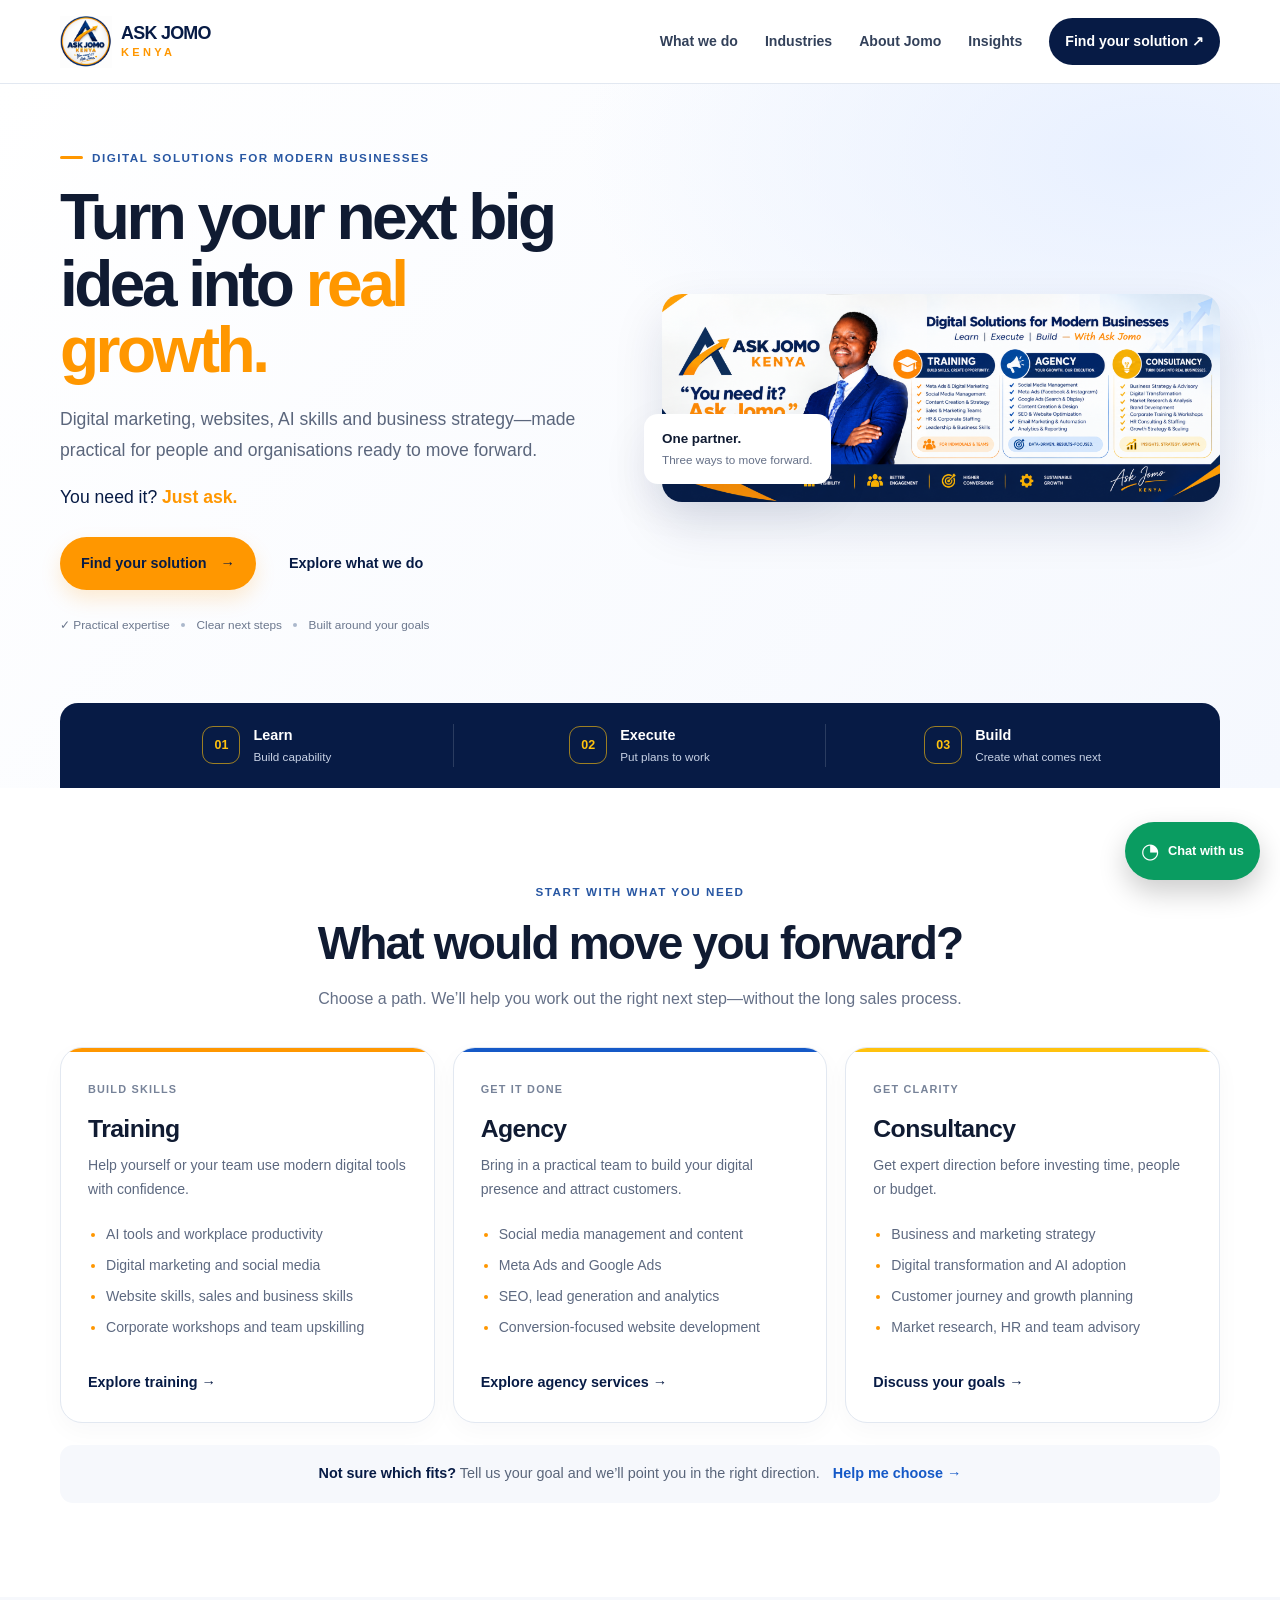
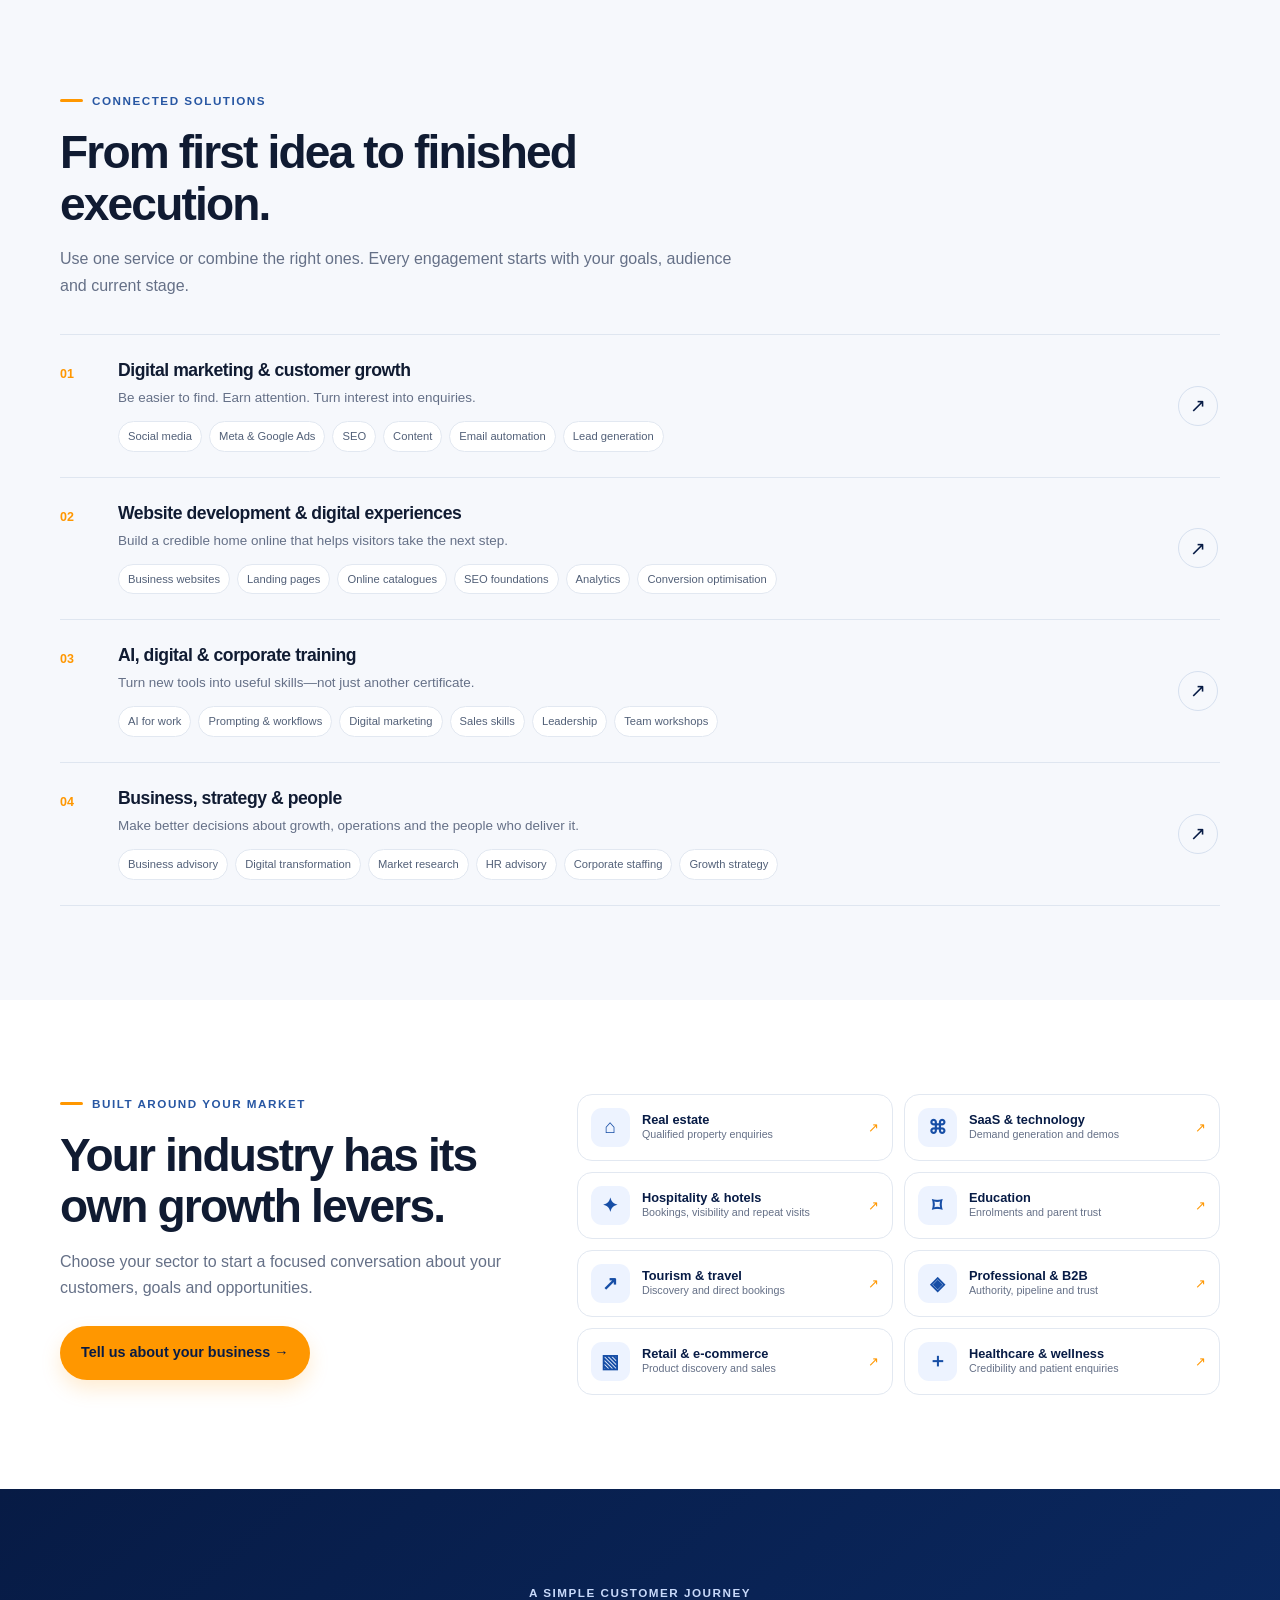
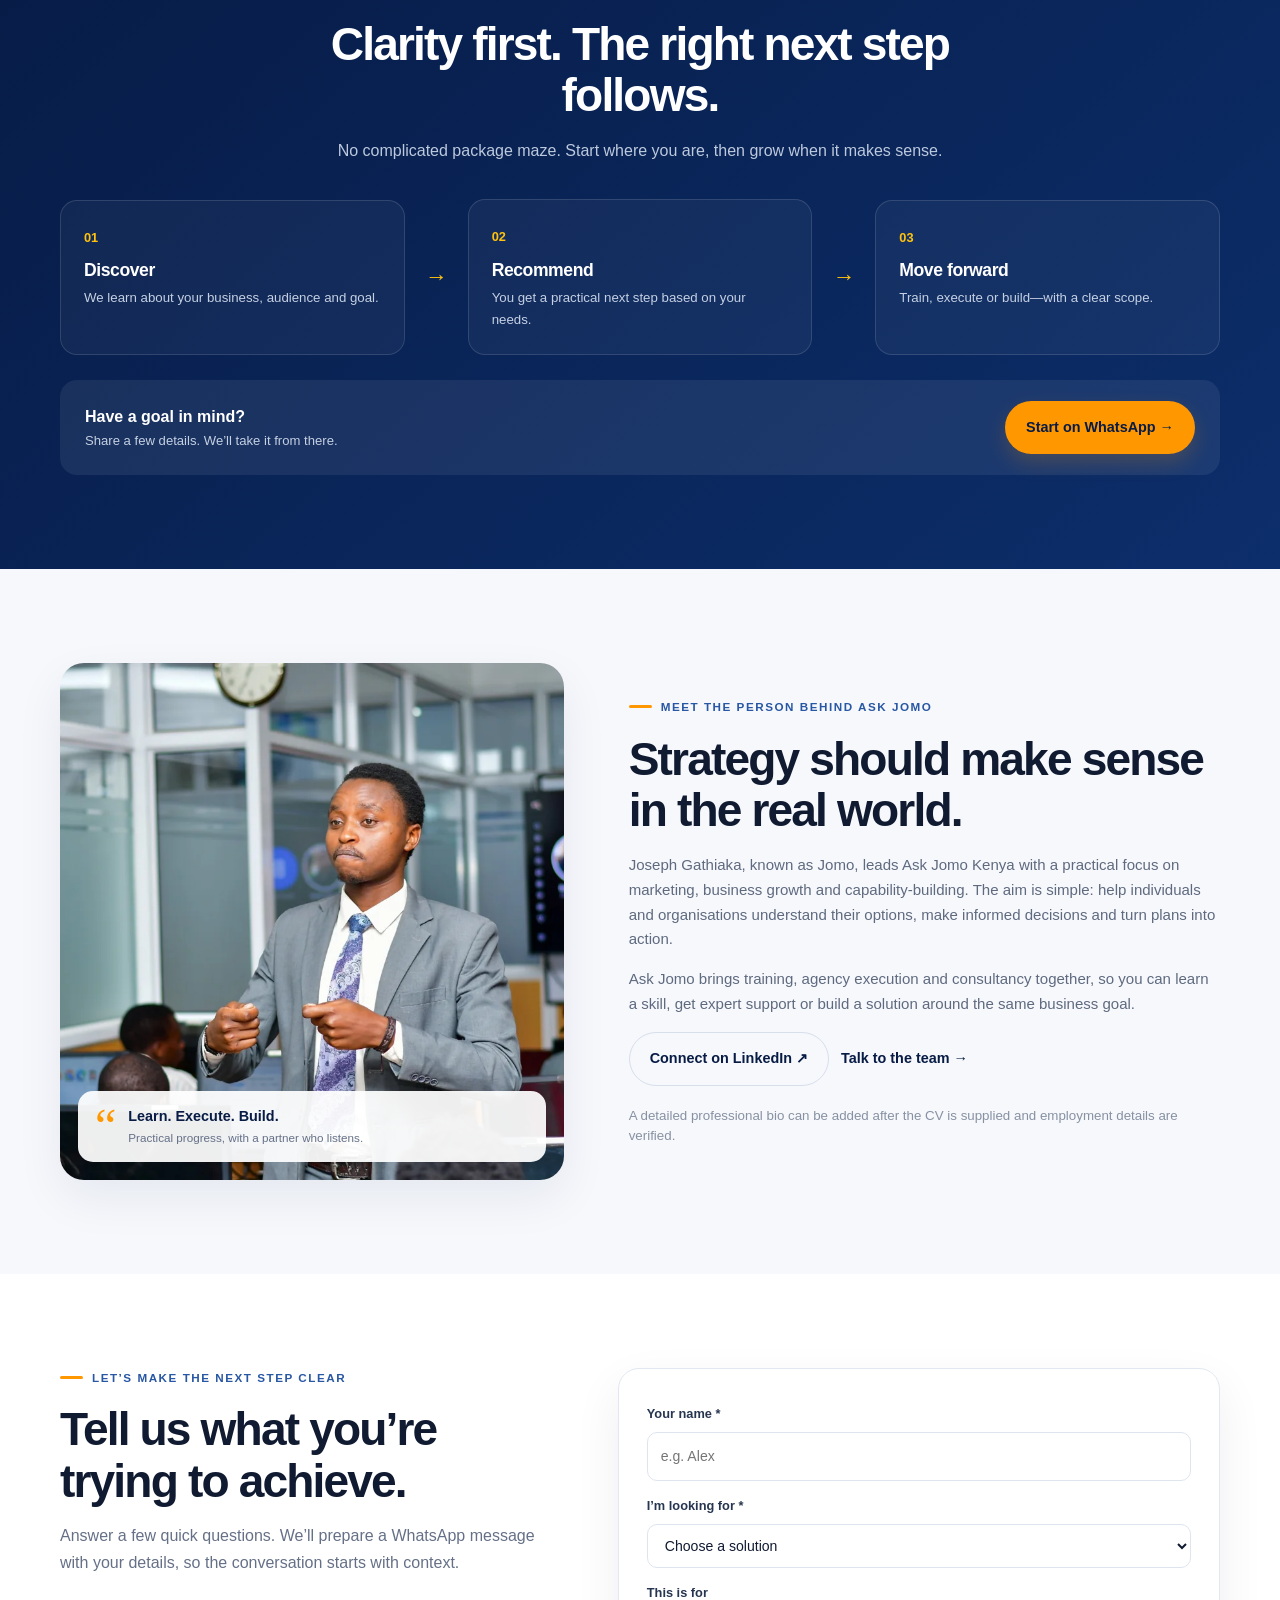
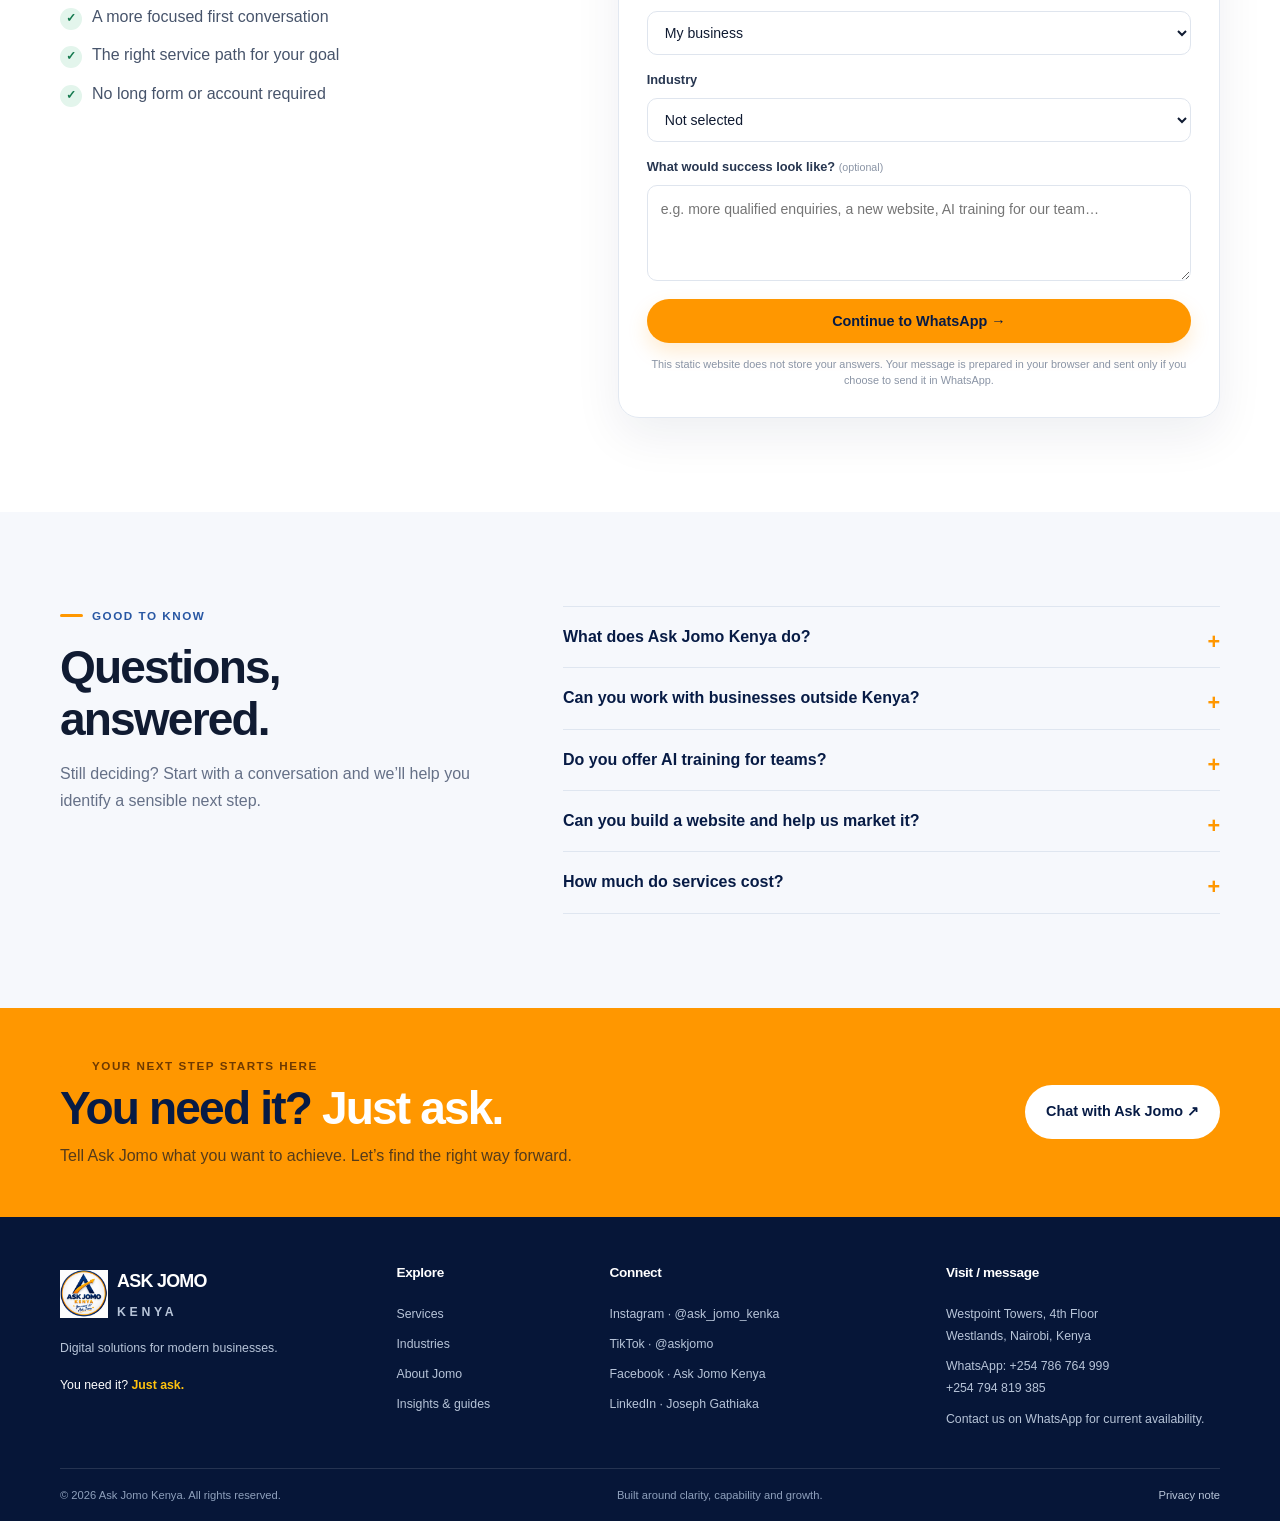
<file: index.html>
<!doctype html><html lang="en-KE"><head><meta charset="utf-8"><meta name="viewport" content="width=device-width,initial-scale=1"><meta name="theme-color" content="#071b45"><title>Ask Jomo Kenya | Digital Marketing, Websites, AI Training & Business Growth</title><meta name="description" content="Ask Jomo helps Kenyan and global businesses grow through digital marketing, website development, practical AI and digital skills training, and business consultancy. You need it? Just ask."><meta name="robots" content="index,follow,max-image-preview:large"><link rel="canonical" href="https://askjomo.com/"><link rel="icon" href="assets/favicon.png"><link rel="stylesheet" href="styles.css"><meta property="og:type" content="website"><meta property="og:site_name" content="Ask Jomo Kenya"><meta property="og:title" content="Ask Jomo Kenya | Learn. Execute. Build."><meta property="og:description" content="Digital marketing, websites, AI and business skills—connected to practical growth. You need it? Just ask."><meta property="og:url" content="https://askjomo.com/"><meta property="og:image" content="https://askjomo.com/assets/brand-banner.png"><meta name="twitter:card" content="summary_large_image"><meta name="twitter:title" content="Ask Jomo Kenya | Digital Solutions for Modern Businesses"><meta name="twitter:description" content="Choose your next step: training, agency execution, or consultancy."><meta name="twitter:image" content="https://askjomo.com/assets/brand-banner.png"><script type="application/ld+json">{"@context":"https://schema.org","@graph":[{"@type":["Organization","ProfessionalService"],"@id":"https://askjomo.com/#organization","name":"Ask Jomo Kenya","url":"https://askjomo.com/","logo":"https://askjomo.com/assets/logo.png","image":"https://askjomo.com/assets/brand-banner.png","description":"Digital marketing, website development, practical technology training and business consultancy.","telephone":"+254786764999","address":{"@type":"PostalAddress","streetAddress":"Westpoint Towers, 4th Floor, Westlands","addressLocality":"Nairobi","addressCountry":"KE"},"areaServed":[{"@type":"Country","name":"Kenya"},{"@type":"Place","name":"Global / Remote"}],"sameAs":["https://www.instagram.com/ask_jomo_kenka/","https://www.tiktok.com/@askjomo","https://www.facebook.com/askjomokenya","https://www.linkedin.com/in/joseph-gathiaka"],"knowsAbout":["Digital marketing","Social media management","Meta Ads","Google Ads","SEO","Website development","AI training","Business strategy","Corporate training","HR consulting"]},{"@type":"Person","@id":"https://askjomo.com/#jomo","name":"Joseph Gathiaka","alternateName":"Jomo","url":"https://www.linkedin.com/in/joseph-gathiaka","worksFor":{"@id":"https://askjomo.com/#organization"}},{"@type":"WebSite","@id":"https://askjomo.com/#website","url":"https://askjomo.com/","name":"Ask Jomo Kenya","publisher":{"@id":"https://askjomo.com/#organization"},"inLanguage":"en-KE"}]}</script></head><body><a class="skip" href="#main">Skip to content</a><header class="header"><div class="wrap nav"><a class="brand" href="./"><img src="assets/logo.png" alt="Ask Jomo Kenya logo"><span><b>ASK JOMO</b><small>KENYA</small></span></a><button class="menu" aria-expanded="false" aria-controls="navlinks">☰</button><nav id="navlinks"><a href="#solutions">What we do</a><a href="#industries">Industries</a><a href="#about">About Jomo</a><a href="blog/">Insights</a><a class="navcta" href="#choose">Find your solution ↗</a></nav></div></header><main id="main"><section class="hero"><div class="wrap hero-grid"><div><p class="eyebrow">DIGITAL SOLUTIONS FOR MODERN BUSINESSES</p><h1>Turn your next big idea into <em>real growth.</em></h1><p class="lede">Digital marketing, websites, AI skills and business strategy—made practical for people and organisations ready to move forward.</p><p class="tagline">You need it? <b>Just ask.</b></p><div class="actions"><a class="btn primary" href="#choose">Find your solution <span>→</span></a><a class="btn quiet" href="#solutions">Explore what we do</a></div><p class="trust">✓ Practical expertise <i></i> Clear next steps <i></i> Built around your goals</p></div><div class="hero-art"><img src="assets/brand-banner.png" alt="Ask Jomo Kenya: training, agency and consultancy for modern businesses"><div class="float-note"><b>One partner.</b><span>Three ways to move forward.</span></div></div></div><div class="wrap proof"><div><b>01</b><span><strong>Learn</strong><small>Build capability</small></span></div><div><b>02</b><span><strong>Execute</strong><small>Put plans to work</small></span></div><div><b>03</b><span><strong>Build</strong><small>Create what comes next</small></span></div></div></section>
<section class="section" id="choose"><div class="wrap"><div class="heading center"><p class="eyebrow">START WITH WHAT YOU NEED</p><h2>What would move you forward?</h2><p>Choose a path. We’ll help you work out the right next step—without the long sales process.</p></div><div class="cards"><article class="card training"><span class="kicker">BUILD SKILLS</span><h3>Training</h3><p>Help yourself or your team use modern digital tools with confidence.</p><ul><li>AI tools and workplace productivity</li><li>Digital marketing and social media</li><li>Website skills, sales and business skills</li><li>Corporate workshops and team upskilling</li></ul><a class="textlink wa" data-path="Training" href="https://wa.me/254786764999">Explore training →</a></article><article class="card agency"><span class="kicker">GET IT DONE</span><h3>Agency</h3><p>Bring in a practical team to build your digital presence and attract customers.</p><ul><li>Social media management and content</li><li>Meta Ads and Google Ads</li><li>SEO, lead generation and analytics</li><li>Conversion-focused website development</li></ul><a class="textlink wa" data-path="Agency" href="https://wa.me/254786764999">Explore agency services →</a></article><article class="card consult"><span class="kicker">GET CLARITY</span><h3>Consultancy</h3><p>Get expert direction before investing time, people or budget.</p><ul><li>Business and marketing strategy</li><li>Digital transformation and AI adoption</li><li>Customer journey and growth planning</li><li>Market research, HR and team advisory</li></ul><a class="textlink wa" data-path="Consultancy" href="https://wa.me/254786764999">Discuss your goals →</a></article></div><div class="choice-note"><b>Not sure which fits?</b> Tell us your goal and we’ll point you in the right direction. <a class="wa" data-path="Help me choose" href="https://wa.me/254786764999">Help me choose →</a></div></div></section>
<section class="section pale" id="solutions"><div class="wrap"><div class="heading"><p class="eyebrow">CONNECTED SOLUTIONS</p><h2>From first idea to finished execution.</h2><p>Use one service or combine the right ones. Every engagement starts with your goals, audience and current stage.</p></div><div class="service-list"><article><b>01</b><div><h3>Digital marketing & customer growth</h3><p>Be easier to find. Earn attention. Turn interest into enquiries.</p><div class="tags"><span>Social media</span><span>Meta & Google Ads</span><span>SEO</span><span>Content</span><span>Email automation</span><span>Lead generation</span></div></div><a class="arrow wa" data-path="Digital marketing" href="https://wa.me/254786764999" aria-label="Ask about digital marketing">↗</a></article><article><b>02</b><div><h3>Website development & digital experiences</h3><p>Build a credible home online that helps visitors take the next step.</p><div class="tags"><span>Business websites</span><span>Landing pages</span><span>Online catalogues</span><span>SEO foundations</span><span>Analytics</span><span>Conversion optimisation</span></div></div><a class="arrow wa" data-path="Website development" href="https://wa.me/254786764999" aria-label="Ask about website development">↗</a></article><article><b>03</b><div><h3>AI, digital & corporate training</h3><p>Turn new tools into useful skills—not just another certificate.</p><div class="tags"><span>AI for work</span><span>Prompting & workflows</span><span>Digital marketing</span><span>Sales skills</span><span>Leadership</span><span>Team workshops</span></div></div><a class="arrow wa" data-path="AI and digital training" href="https://wa.me/254786764999" aria-label="Ask about training">↗</a></article><article><b>04</b><div><h3>Business, strategy & people</h3><p>Make better decisions about growth, operations and the people who deliver it.</p><div class="tags"><span>Business advisory</span><span>Digital transformation</span><span>Market research</span><span>HR advisory</span><span>Corporate staffing</span><span>Growth strategy</span></div></div><a class="arrow wa" data-path="Business and people consultancy" href="https://wa.me/254786764999" aria-label="Ask about consultancy">↗</a></article></div></div></section>
<section class="section" id="industries"><div class="wrap industries"><div><p class="eyebrow">BUILT AROUND YOUR MARKET</p><h2>Your industry has its own growth levers.</h2><p>Choose your sector to start a focused conversation about your customers, goals and opportunities.</p><a class="btn primary" href="#lead-form">Tell us about your business →</a></div><div class="industry-grid"><button data-industry="Real estate"><b>⌂</b><span><strong>Real estate</strong><small>Qualified property enquiries</small></span><i>↗</i></button><button data-industry="SaaS and technology"><b>⌘</b><span><strong>SaaS & technology</strong><small>Demand generation and demos</small></span><i>↗</i></button><button data-industry="Hospitality and hotels"><b>✦</b><span><strong>Hospitality & hotels</strong><small>Bookings, visibility and repeat visits</small></span><i>↗</i></button><button data-industry="Education and learning institutions"><b>⌑</b><span><strong>Education</strong><small>Enrolments and parent trust</small></span><i>↗</i></button><button data-industry="Tourism and travel"><b>↗</b><span><strong>Tourism & travel</strong><small>Discovery and direct bookings</small></span><i>↗</i></button><button data-industry="Professional services and B2B"><b>◈</b><span><strong>Professional & B2B</strong><small>Authority, pipeline and trust</small></span><i>↗</i></button><button data-industry="Retail and ecommerce"><b>▧</b><span><strong>Retail & e-commerce</strong><small>Product discovery and sales</small></span><i>↗</i></button><button data-industry="Healthcare and wellness"><b>＋</b><span><strong>Healthcare & wellness</strong><small>Credibility and patient enquiries</small></span><i>↗</i></button></div></div></section>
<section class="section dark"><div class="wrap"><div class="heading center"><p class="eyebrow">A SIMPLE CUSTOMER JOURNEY</p><h2>Clarity first. The right next step follows.</h2><p>No complicated package maze. Start where you are, then grow when it makes sense.</p></div><div class="steps"><article><b>01</b><h3>Discover</h3><p>We learn about your business, audience and goal.</p></article><span>→</span><article><b>02</b><h3>Recommend</h3><p>You get a practical next step based on your needs.</p></article><span>→</span><article><b>03</b><h3>Move forward</h3><p>Train, execute or build—with a clear scope.</p></article></div><div class="dark-cta"><div><strong>Have a goal in mind?</strong><small>Share a few details. We’ll take it from there.</small></div><a class="btn primary wa" data-path="Growth conversation" href="https://wa.me/254786764999">Start on WhatsApp →</a></div></div></section>
<section class="section pale" id="about"><div class="wrap about"><div class="about-image"><img src="assets/owner-photo.webp" alt="Joseph Gathiaka, known as Jomo, speaking to a team during a training session" loading="lazy"><div class="caption"><b>“</b><span><strong>Learn. Execute. Build.</strong><small>Practical progress, with a partner who listens.</small></span></div></div><div><p class="eyebrow">MEET THE PERSON BEHIND ASK JOMO</p><h2>Strategy should make sense in the real world.</h2><p>Joseph Gathiaka, known as Jomo, leads Ask Jomo Kenya with a practical focus on marketing, business growth and capability-building. The aim is simple: help individuals and organisations understand their options, make informed decisions and turn plans into action.</p><p>Ask Jomo brings training, agency execution and consultancy together, so you can learn a skill, get expert support or build a solution around the same business goal.</p><div class="actions"><a class="btn outline" href="https://www.linkedin.com/in/joseph-gathiaka" target="_blank" rel="noopener">Connect on LinkedIn ↗</a><a class="textlink wa" data-path="Talk to Jomo's team" href="https://wa.me/254786764999">Talk to the team →</a></div><small class="muted">A detailed professional bio can be added after the CV is supplied and employment details are verified.</small></div></div></section>
<section class="section" id="lead-form"><div class="wrap lead-grid"><div><p class="eyebrow">LET’S MAKE THE NEXT STEP CLEAR</p><h2>Tell us what you’re trying to achieve.</h2><p>Answer a few quick questions. We’ll prepare a WhatsApp message with your details, so the conversation starts with context.</p><ul class="checks"><li>A more focused first conversation</li><li>The right service path for your goal</li><li>No long form or account required</li></ul></div><form id="lead-form-fields"><label for="name">Your name *</label><input id="name" name="name" autocomplete="name" placeholder="e.g. Alex" required><label for="type">I’m looking for *</label><select id="type" name="type" required><option value="">Choose a solution</option><option>Digital marketing agency</option><option>Website development</option><option>AI and digital skills training</option><option>Corporate training / team workshop</option><option>Business or marketing consultancy</option><option>HR advisory / corporate staffing</option><option>Not sure yet — help me choose</option></select><label for="audience">This is for</label><select id="audience" name="audience"><option>My business</option><option>Myself / individual learning</option><option>My team / organisation</option><option>A client project</option></select><label for="industry-select">Industry</label><select id="industry-select" name="industry"><option>Not selected</option><option>Real estate</option><option>SaaS and technology</option><option>Hospitality and hotels</option><option>Education and learning institutions</option><option>Tourism and travel</option><option>Professional services and B2B</option><option>Retail and ecommerce</option><option>Healthcare and wellness</option><option>Other</option></select><label for="goal">What would success look like? <small>(optional)</small></label><textarea id="goal" name="goal" rows="3" placeholder="e.g. more qualified enquiries, a new website, AI training for our team…"></textarea><button class="btn primary submit" type="submit">Continue to WhatsApp →</button><p class="privacy-small">This static website does not store your answers. Your message is prepared in your browser and sent only if you choose to send it in WhatsApp.</p></form></div></section>
<section class="section pale"><div class="wrap faq"><div class="heading"><p class="eyebrow">GOOD TO KNOW</p><h2>Questions, answered.</h2><p>Still deciding? Start with a conversation and we’ll help you identify a sensible next step.</p></div><div><details><summary>What does Ask Jomo Kenya do?</summary><p>Ask Jomo combines digital and corporate training, agency services such as digital marketing and website development, and consultancy for strategy, digital transformation and business growth.</p></details><details><summary>Can you work with businesses outside Kenya?</summary><p>Yes. Many digital services, training sessions and consultancy engagements can be scoped for remote delivery. Share your location and needs so we can confirm the best arrangement.</p></details><details><summary>Do you offer AI training for teams?</summary><p>Yes. Training can cover practical AI tools, responsible use, prompting, workflow improvement and role-specific applications. Scope is agreed around your team’s needs.</p></details><details><summary>Can you build a website and help us market it?</summary><p>Yes. Website development can be paired with technical SEO, content planning, analytics, paid campaigns and conversion improvements, depending on your goals and budget.</p></details><details><summary>How much do services cost?</summary><p>Pricing depends on scope, timelines, audience and level of support. Tell us what you need and we’ll guide you toward an appropriate starting point before confirming a proposal.</p></details></div></div></section>
<section class="final"><div class="wrap final-inner"><div><p class="eyebrow">YOUR NEXT STEP STARTS HERE</p><h2>You need it? <em>Just ask.</em></h2><p>Tell Ask Jomo what you want to achieve. Let’s find the right way forward.</p></div><a class="btn light wa" data-path="General enquiry" href="https://wa.me/254786764999">Chat with Ask Jomo ↗</a></div></section></main>
<footer><div class="wrap foot-grid"><div><a class="brand footer-brand" href="./"><img src="assets/logo.png" alt=""><span><b>ASK JOMO</b><small>KENYA</small></span></a><p>Digital solutions for modern businesses.</p><p class="tagline">You need it? <b>Just ask.</b></p></div><div><h3>Explore</h3><a href="#solutions">Services</a><a href="#industries">Industries</a><a href="#about">About Jomo</a><a href="blog/">Insights & guides</a></div><div><h3>Connect</h3><a href="https://www.instagram.com/ask_jomo_kenka/" target="_blank" rel="noopener">Instagram · @ask_jomo_kenka</a><a href="https://www.tiktok.com/@askjomo" target="_blank" rel="noopener">TikTok · @askjomo</a><a href="https://www.facebook.com/askjomokenya" target="_blank" rel="noopener">Facebook · Ask Jomo Kenya</a><a href="https://www.linkedin.com/in/joseph-gathiaka" target="_blank" rel="noopener">LinkedIn · Joseph Gathiaka</a></div><div><h3>Visit / message</h3><p>Westpoint Towers, 4th Floor<br>Westlands, Nairobi, Kenya</p><p><a href="https://wa.me/254786764999">WhatsApp: +254 786 764 999</a><br><a href="tel:+254794819385">+254 794 819 385</a></p><small>Contact us on WhatsApp for current availability.</small></div></div><div class="wrap foot-bottom"><span>© <span id="year">2026</span> Ask Jomo Kenya. All rights reserved.</span><span>Built around clarity, capability and growth.</span><a href="privacy/">Privacy note</a></div></footer><a class="float-wa wa" data-path="Quick enquiry" href="https://wa.me/254786764999" aria-label="Chat with Ask Jomo on WhatsApp"><span>◔</span><b>Chat with us</b></a><script src="script.js" defer></script></body></html>
</file>
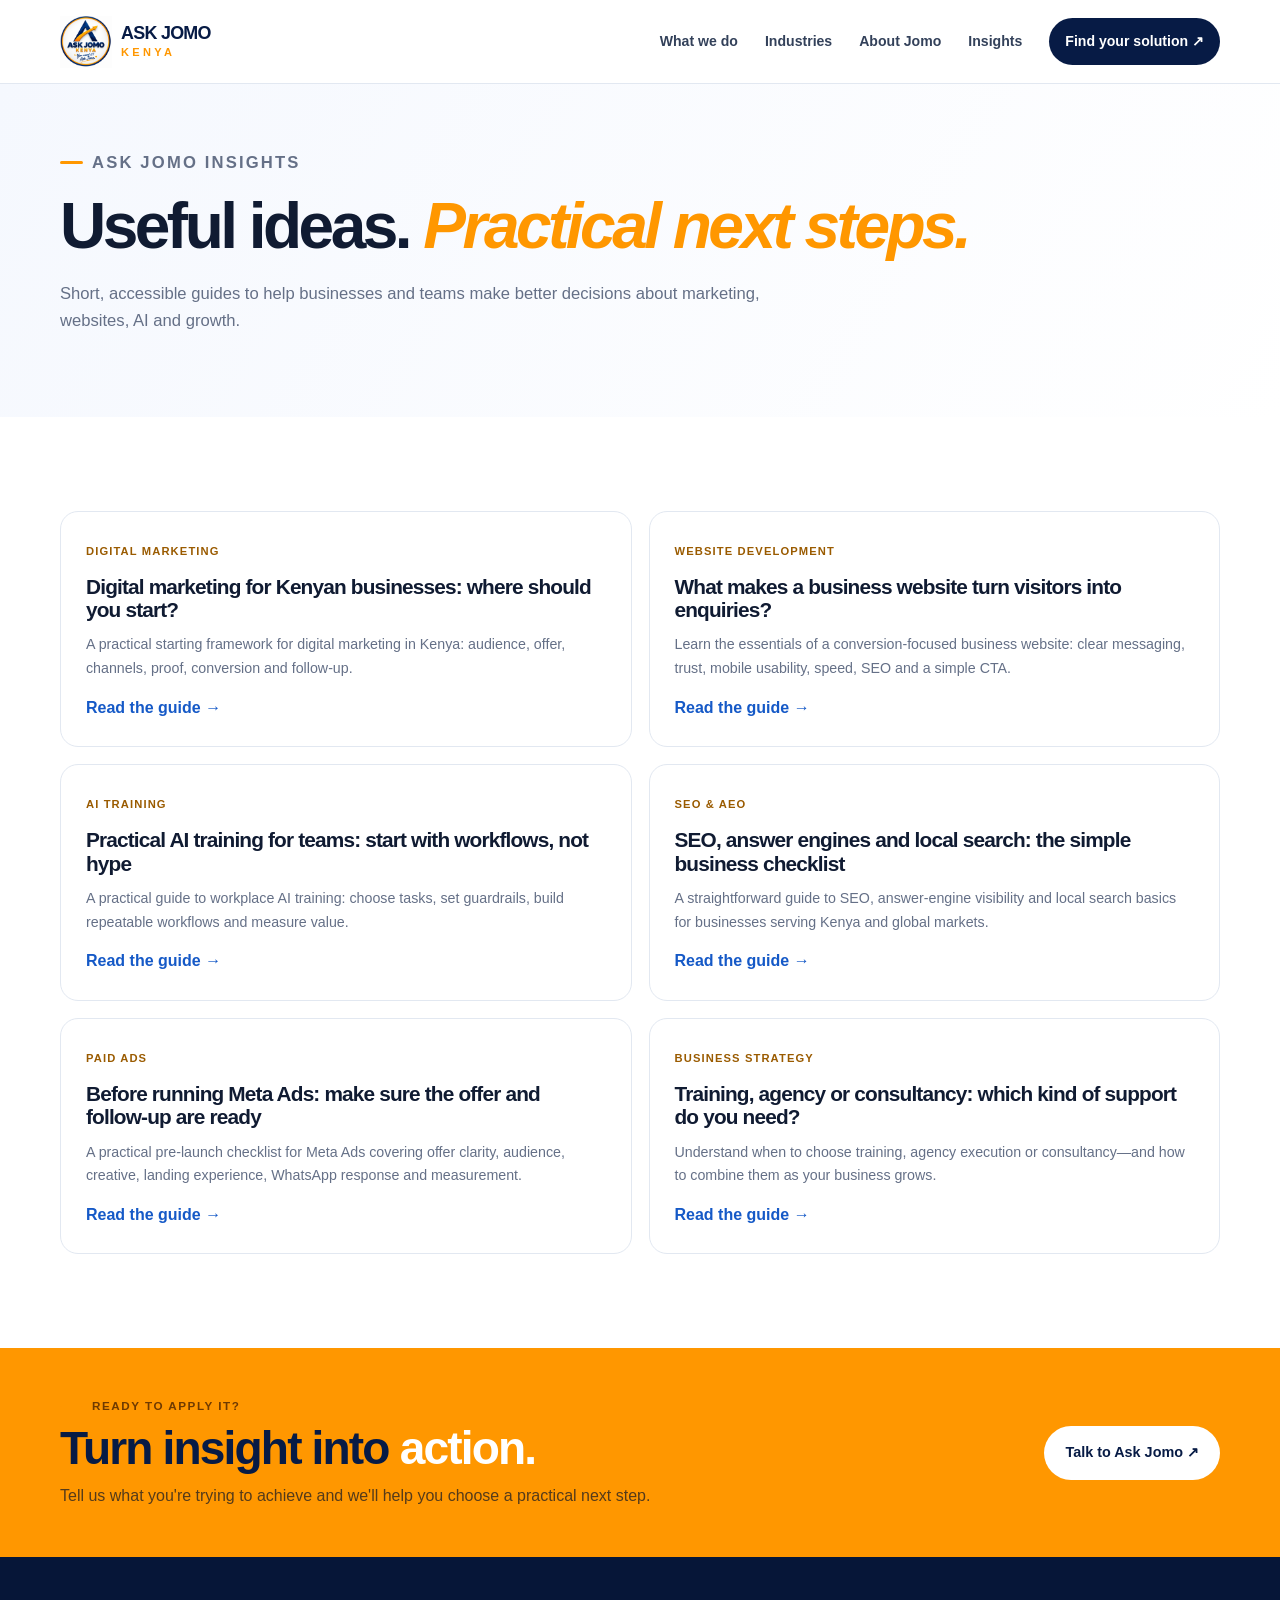
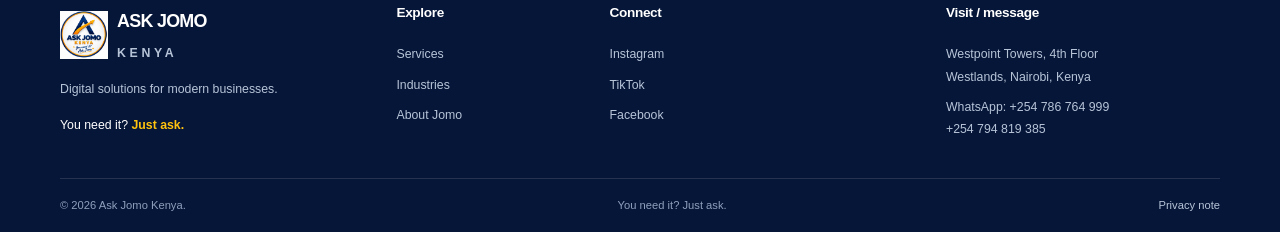
<file: blog/index.html>
<!doctype html><html lang="en-KE"><head><meta charset="utf-8"><meta name="viewport" content="width=device-width,initial-scale=1"><meta name="theme-color" content="#071b45"><title>Digital Marketing, AI & Business Growth Guides | Ask Jomo Kenya</title><meta name="description" content="Practical guides for Kenyan businesses on digital marketing, SEO, website development, AI at work and customer growth."><link rel="canonical" href="https://askjomo.com/blog/"><link rel="icon" href="../assets/favicon.png"><link rel="stylesheet" href="../styles.css"><meta property="og:title" content="Ask Jomo Insights | Practical Growth Guides"><meta property="og:description" content="Clear, practical guides on digital marketing, websites, AI and business growth."><meta property="og:type" content="website"><meta property="og:url" content="https://askjomo.com/blog/"><meta property="og:image" content="https://askjomo.com/assets/brand-banner.png"><script type="application/ld+json">{"@context":"https://schema.org","@type":"Blog","name":"Ask Jomo Insights","url":"https://askjomo.com/blog/","publisher":{"@type":"Organization","name":"Ask Jomo Kenya","url":"https://askjomo.com/"}}</script></head><body><header class="header"><div class="wrap nav"><a class="brand" href="../"><img src="../assets/logo.png" alt="Ask Jomo Kenya logo"><span><b>ASK JOMO</b><small>KENYA</small></span></a><button class="menu" aria-expanded="false" aria-controls="navlinks">☰</button><nav id="navlinks"><a href="../#solutions">What we do</a><a href="../#industries">Industries</a><a href="../#about">About Jomo</a><a href="./">Insights</a><a class="navcta" href="https://wa.me/254786764999">Find your solution ↗</a></nav></div></header><main><section class="subhero"><div class="wrap"><p class="eyebrow">ASK JOMO INSIGHTS</p><h1>Useful ideas. <em style="color:var(--orange)">Practical next steps.</em></h1><p>Short, accessible guides to help businesses and teams make better decisions about marketing, websites, AI and growth.</p></div></section><section class="section"><div class="wrap article-grid"><article class="article-card"><span class="tag">DIGITAL MARKETING</span><h2>Digital marketing for Kenyan businesses: where should you start?</h2><p>A practical starting framework for digital marketing in Kenya: audience, offer, channels, proof, conversion and follow-up.</p><a href="digital-marketing-kenya/">Read the guide →</a></article><article class="article-card"><span class="tag">WEBSITE DEVELOPMENT</span><h2>What makes a business website turn visitors into enquiries?</h2><p>Learn the essentials of a conversion-focused business website: clear messaging, trust, mobile usability, speed, SEO and a simple CTA.</p><a href="conversion-focused-websites/">Read the guide →</a></article><article class="article-card"><span class="tag">AI TRAINING</span><h2>Practical AI training for teams: start with workflows, not hype</h2><p>A practical guide to workplace AI training: choose tasks, set guardrails, build repeatable workflows and measure value.</p><a href="ai-training-for-teams/">Read the guide →</a></article><article class="article-card"><span class="tag">SEO & AEO</span><h2>SEO, answer engines and local search: the simple business checklist</h2><p>A straightforward guide to SEO, answer-engine visibility and local search basics for businesses serving Kenya and global markets.</p><a href="seo-aeo-local-search/">Read the guide →</a></article><article class="article-card"><span class="tag">PAID ADS</span><h2>Before running Meta Ads: make sure the offer and follow-up are ready</h2><p>A practical pre-launch checklist for Meta Ads covering offer clarity, audience, creative, landing experience, WhatsApp response and measurement.</p><a href="meta-ads-readiness/">Read the guide →</a></article><article class="article-card"><span class="tag">BUSINESS STRATEGY</span><h2>Training, agency or consultancy: which kind of support do you need?</h2><p>Understand when to choose training, agency execution or consultancy—and how to combine them as your business grows.</p><a href="training-agency-consultancy/">Read the guide →</a></article></div></section><section class="final"><div class="wrap final-inner"><div><p class="eyebrow">READY TO APPLY IT?</p><h2>Turn insight into <em>action.</em></h2><p>Tell us what you're trying to achieve and we'll help you choose a practical next step.</p></div><a class="btn light" href="https://wa.me/254786764999?text=Hello%20Ask%20Jomo%20team.%20I%20read%20your%20insights%20and%20would%20like%20to%20discuss%20my%20business%20goal.">Talk to Ask Jomo ↗</a></div></section></main><footer><div class="wrap foot-grid"><div><a class="brand footer-brand" href="../"><img src="../assets/logo.png" alt=""><span><b>ASK JOMO</b><small>KENYA</small></span></a><p>Digital solutions for modern businesses.</p><p class="tagline">You need it? <b>Just ask.</b></p></div><div><h3>Explore</h3><a href="../#solutions">Services</a><a href="../#industries">Industries</a><a href="../#about">About Jomo</a></div><div><h3>Connect</h3><a href="https://www.instagram.com/ask_jomo_kenka/">Instagram</a><a href="https://www.tiktok.com/@askjomo">TikTok</a><a href="https://www.facebook.com/askjomokenya">Facebook</a></div><div><h3>Visit / message</h3><p>Westpoint Towers, 4th Floor<br>Westlands, Nairobi, Kenya</p><p><a href="https://wa.me/254786764999">WhatsApp: +254 786 764 999</a><br><a href="tel:+254794819385">+254 794 819 385</a></p></div></div><div class="wrap foot-bottom"><span>© <span id="year">2026</span> Ask Jomo Kenya.</span><span>You need it? Just ask.</span><a href="../privacy/">Privacy note</a></div></footer><script src="../script.js" defer></script></body></html>
</file>
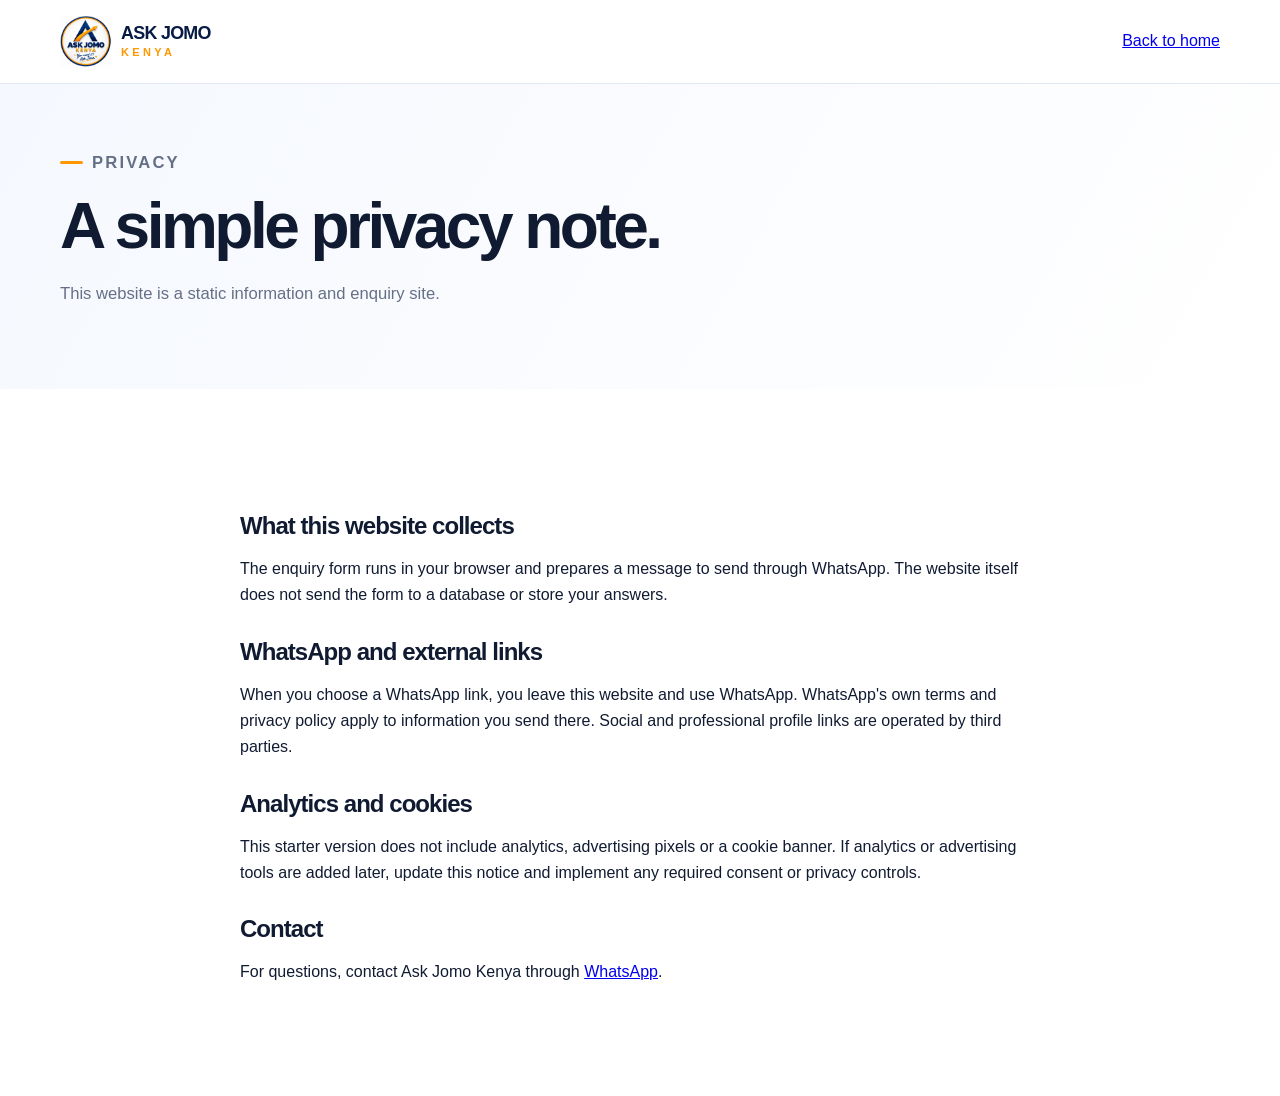
<file: privacy/index.html>
<!doctype html><html lang="en-KE"><head><meta charset="utf-8"><meta name="viewport" content="width=device-width,initial-scale=1"><title>Privacy Note | Ask Jomo Kenya</title><meta name="description" content="Privacy note for the Ask Jomo Kenya static website."><link rel="canonical" href="https://askjomo.com/privacy/"><link rel="stylesheet" href="../styles.css"><link rel="icon" href="../assets/favicon.png"></head><body><header class="header"><div class="wrap nav"><a class="brand" href="../"><img src="../assets/logo.png" alt="Ask Jomo Kenya logo"><span><b>ASK JOMO</b><small>KENYA</small></span></a><a class="navcta" href="../">Back to home</a></div></header><main><section class="subhero"><div class="wrap"><p class="eyebrow">PRIVACY</p><h1>A simple privacy note.</h1><p>This website is a static information and enquiry site.</p></div></section><section class="section"><div class="wrap privacy-copy"><h2>What this website collects</h2><p>The enquiry form runs in your browser and prepares a message to send through WhatsApp. The website itself does not send the form to a database or store your answers.</p><h2>WhatsApp and external links</h2><p>When you choose a WhatsApp link, you leave this website and use WhatsApp. WhatsApp's own terms and privacy policy apply to information you send there. Social and professional profile links are operated by third parties.</p><h2>Analytics and cookies</h2><p>This starter version does not include analytics, advertising pixels or a cookie banner. If analytics or advertising tools are added later, update this notice and implement any required consent or privacy controls.</p><h2>Contact</h2><p>For questions, contact Ask Jomo Kenya through <a href="https://wa.me/254786764999">WhatsApp</a>.</p></div></section></main></body></html>
</file>
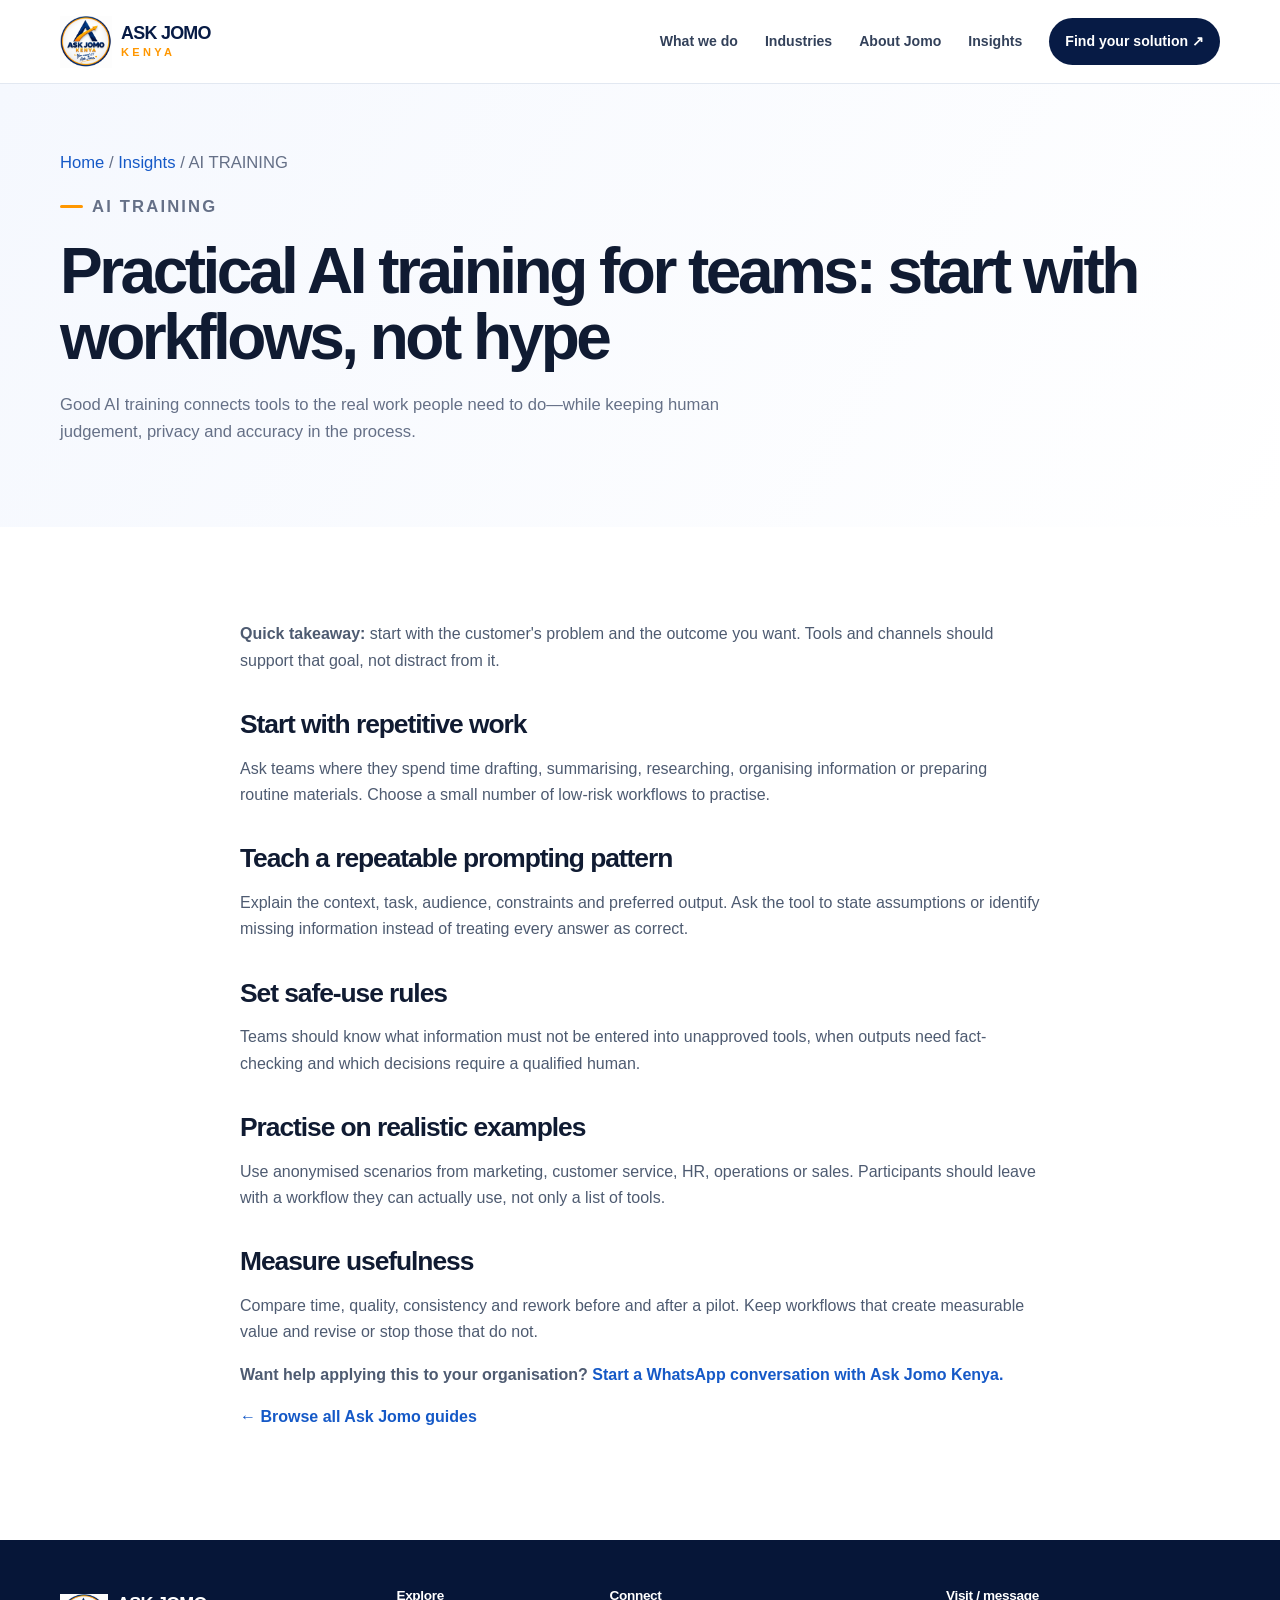
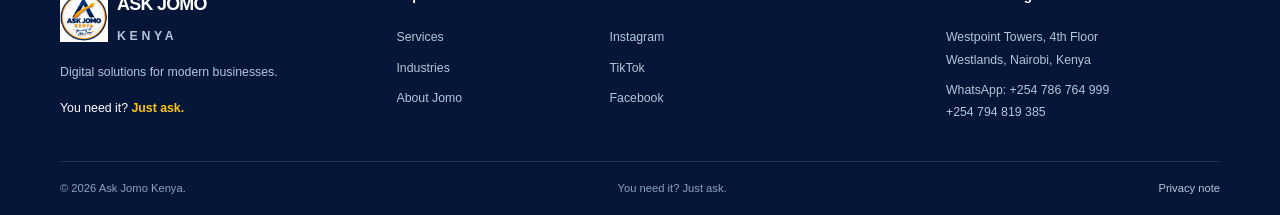
<file: blog/ai-training-for-teams/index.html>
<!doctype html><html lang="en-KE"><head><meta charset="utf-8"><meta name="viewport" content="width=device-width,initial-scale=1"><meta name="theme-color" content="#071b45"><title>Practical AI Training for Teams: Start with Workflows, Not Hype | Ask Jomo Kenya</title><meta name="description" content="A practical guide to workplace AI training: choose tasks, set guardrails, build repeatable workflows and measure value."><meta name="robots" content="index,follow"><link rel="canonical" href="https://askjomo.com/blog/ai-training-for-teams/"><link rel="icon" href="../../assets/favicon.png"><link rel="stylesheet" href="../../styles.css"><meta property="og:type" content="article"><meta property="og:title" content="Practical AI Training for Teams: Start with Workflows, Not Hype"><meta property="og:description" content="A practical guide to workplace AI training: choose tasks, set guardrails, build repeatable workflows and measure value."><meta property="og:url" content="https://askjomo.com/blog/ai-training-for-teams/"><meta property="og:image" content="https://askjomo.com/assets/brand-banner.png"><script type="application/ld+json">{"@context":"https://schema.org","@type":"Article","headline":"Practical AI training for teams: start with workflows, not hype","description":"A practical guide to workplace AI training: choose tasks, set guardrails, build repeatable workflows and measure value.","mainEntityOfPage":"https://askjomo.com/blog/ai-training-for-teams/","author":{"@type":"Person","name":"Joseph Gathiaka","url":"https://www.linkedin.com/in/joseph-gathiaka"},"publisher":{"@type":"Organization","name":"Ask Jomo Kenya","url":"https://askjomo.com/"}}</script></head><body><header class="header"><div class="wrap nav"><a class="brand" href="../../"><img src="../../assets/logo.png" alt="Ask Jomo Kenya logo"><span><b>ASK JOMO</b><small>KENYA</small></span></a><button class="menu" aria-expanded="false" aria-controls="navlinks">☰</button><nav id="navlinks"><a href="../../#solutions">What we do</a><a href="../../#industries">Industries</a><a href="../../#about">About Jomo</a><a href="../">Insights</a><a class="navcta" href="https://wa.me/254786764999">Find your solution ↗</a></nav></div></header><main><section class="subhero"><div class="wrap"><p class="breadcrumb"><a href="../../">Home</a> / <a href="../">Insights</a> / AI TRAINING</p><p class="eyebrow">AI TRAINING</p><h1>Practical AI training for teams: start with workflows, not hype</h1><p>Good AI training connects tools to the real work people need to do—while keeping human judgement, privacy and accuracy in the process.</p></div></section><section class="section"><div class="wrap article-body"><p><strong>Quick takeaway:</strong> start with the customer's problem and the outcome you want. Tools and channels should support that goal, not distract from it.</p><h2>Start with repetitive work</h2><p>Ask teams where they spend time drafting, summarising, researching, organising information or preparing routine materials. Choose a small number of low-risk workflows to practise.</p><h2>Teach a repeatable prompting pattern</h2><p>Explain the context, task, audience, constraints and preferred output. Ask the tool to state assumptions or identify missing information instead of treating every answer as correct.</p><h2>Set safe-use rules</h2><p>Teams should know what information must not be entered into unapproved tools, when outputs need fact-checking and which decisions require a qualified human.</p><h2>Practise on realistic examples</h2><p>Use anonymised scenarios from marketing, customer service, HR, operations or sales. Participants should leave with a workflow they can actually use, not only a list of tools.</p><h2>Measure usefulness</h2><p>Compare time, quality, consistency and rework before and after a pilot. Keep workflows that create measurable value and revise or stop those that do not.</p><p><strong>Want help applying this to your organisation?</strong> <a href="https://wa.me/254786764999?text=Hello%20Ask%20Jomo%20team.%20I%20read%20your%20guide%20and%20would%20like%20help%20applying%20it%20to%20my%20business.">Start a WhatsApp conversation with Ask Jomo Kenya.</a></p><p><a href="../">← Browse all Ask Jomo guides</a></p></div></section></main><footer><div class="wrap foot-grid"><div><a class="brand footer-brand" href="../../"><img src="../../assets/logo.png" alt=""><span><b>ASK JOMO</b><small>KENYA</small></span></a><p>Digital solutions for modern businesses.</p><p class="tagline">You need it? <b>Just ask.</b></p></div><div><h3>Explore</h3><a href="../../#solutions">Services</a><a href="../../#industries">Industries</a><a href="../../#about">About Jomo</a></div><div><h3>Connect</h3><a href="https://www.instagram.com/ask_jomo_kenka/">Instagram</a><a href="https://www.tiktok.com/@askjomo">TikTok</a><a href="https://www.facebook.com/askjomokenya">Facebook</a></div><div><h3>Visit / message</h3><p>Westpoint Towers, 4th Floor<br>Westlands, Nairobi, Kenya</p><p><a href="https://wa.me/254786764999">WhatsApp: +254 786 764 999</a><br><a href="tel:+254794819385">+254 794 819 385</a></p></div></div><div class="wrap foot-bottom"><span>© <span id="year">2026</span> Ask Jomo Kenya.</span><span>You need it? Just ask.</span><a href="../../privacy/">Privacy note</a></div></footer><script src="../../script.js" defer></script></body></html>
</file>
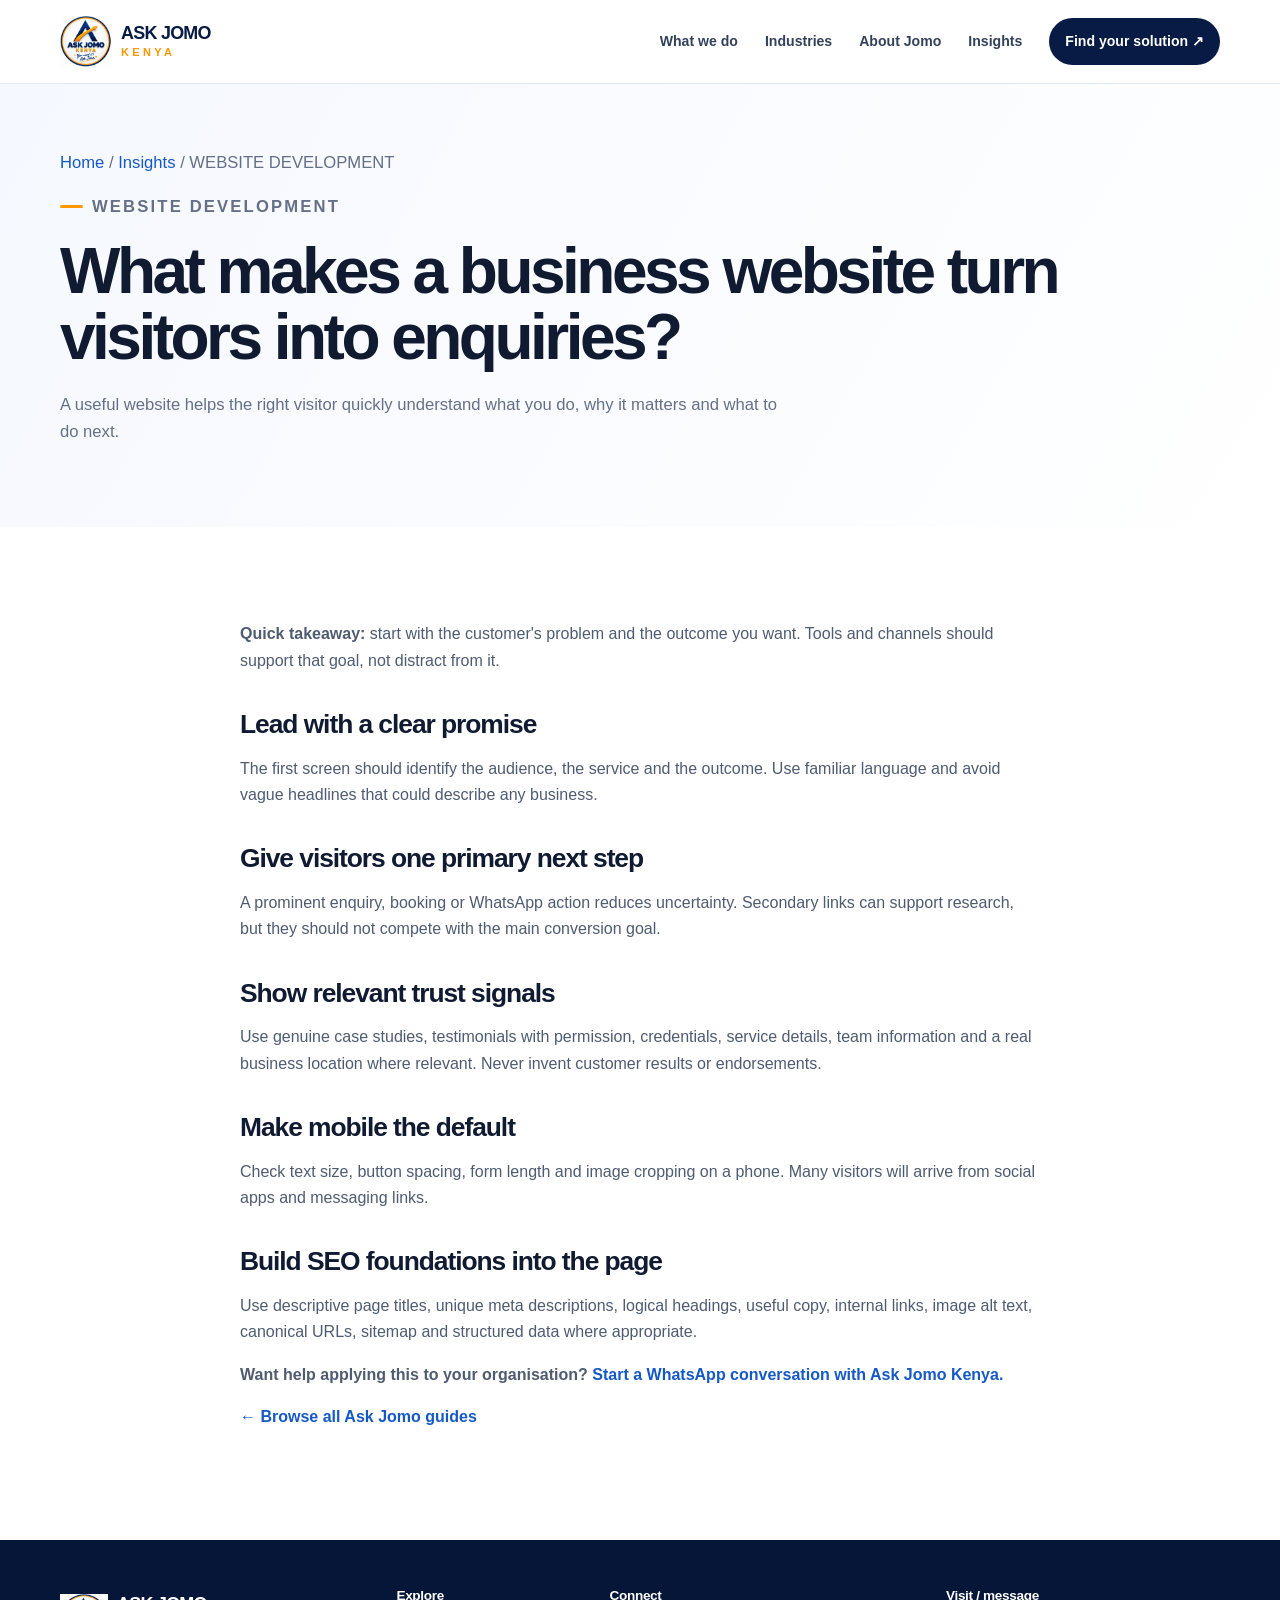
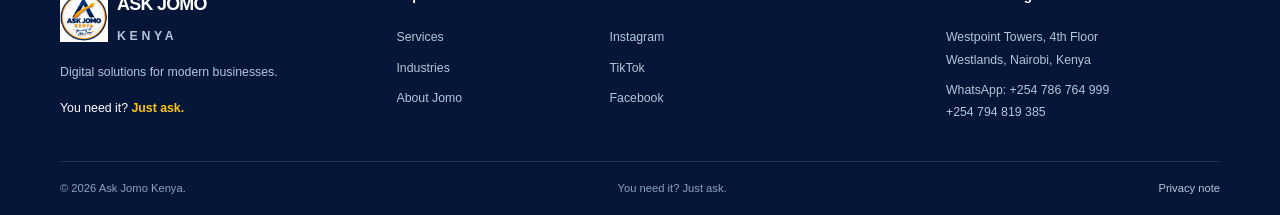
<file: blog/conversion-focused-websites/index.html>
<!doctype html><html lang="en-KE"><head><meta charset="utf-8"><meta name="viewport" content="width=device-width,initial-scale=1"><meta name="theme-color" content="#071b45"><title>What Makes a Business Website Convert Visitors into Enquiries? | Ask Jomo Kenya</title><meta name="description" content="Learn the essentials of a conversion-focused business website: clear messaging, trust, mobile usability, speed, SEO and a simple CTA."><meta name="robots" content="index,follow"><link rel="canonical" href="https://askjomo.com/blog/conversion-focused-websites/"><link rel="icon" href="../../assets/favicon.png"><link rel="stylesheet" href="../../styles.css"><meta property="og:type" content="article"><meta property="og:title" content="What Makes a Business Website Convert Visitors into Enquiries?"><meta property="og:description" content="Learn the essentials of a conversion-focused business website: clear messaging, trust, mobile usability, speed, SEO and a simple CTA."><meta property="og:url" content="https://askjomo.com/blog/conversion-focused-websites/"><meta property="og:image" content="https://askjomo.com/assets/brand-banner.png"><script type="application/ld+json">{"@context":"https://schema.org","@type":"Article","headline":"What makes a business website turn visitors into enquiries?","description":"Learn the essentials of a conversion-focused business website: clear messaging, trust, mobile usability, speed, SEO and a simple CTA.","mainEntityOfPage":"https://askjomo.com/blog/conversion-focused-websites/","author":{"@type":"Person","name":"Joseph Gathiaka","url":"https://www.linkedin.com/in/joseph-gathiaka"},"publisher":{"@type":"Organization","name":"Ask Jomo Kenya","url":"https://askjomo.com/"}}</script></head><body><header class="header"><div class="wrap nav"><a class="brand" href="../../"><img src="../../assets/logo.png" alt="Ask Jomo Kenya logo"><span><b>ASK JOMO</b><small>KENYA</small></span></a><button class="menu" aria-expanded="false" aria-controls="navlinks">☰</button><nav id="navlinks"><a href="../../#solutions">What we do</a><a href="../../#industries">Industries</a><a href="../../#about">About Jomo</a><a href="../">Insights</a><a class="navcta" href="https://wa.me/254786764999">Find your solution ↗</a></nav></div></header><main><section class="subhero"><div class="wrap"><p class="breadcrumb"><a href="../../">Home</a> / <a href="../">Insights</a> / WEBSITE DEVELOPMENT</p><p class="eyebrow">WEBSITE DEVELOPMENT</p><h1>What makes a business website turn visitors into enquiries?</h1><p>A useful website helps the right visitor quickly understand what you do, why it matters and what to do next.</p></div></section><section class="section"><div class="wrap article-body"><p><strong>Quick takeaway:</strong> start with the customer's problem and the outcome you want. Tools and channels should support that goal, not distract from it.</p><h2>Lead with a clear promise</h2><p>The first screen should identify the audience, the service and the outcome. Use familiar language and avoid vague headlines that could describe any business.</p><h2>Give visitors one primary next step</h2><p>A prominent enquiry, booking or WhatsApp action reduces uncertainty. Secondary links can support research, but they should not compete with the main conversion goal.</p><h2>Show relevant trust signals</h2><p>Use genuine case studies, testimonials with permission, credentials, service details, team information and a real business location where relevant. Never invent customer results or endorsements.</p><h2>Make mobile the default</h2><p>Check text size, button spacing, form length and image cropping on a phone. Many visitors will arrive from social apps and messaging links.</p><h2>Build SEO foundations into the page</h2><p>Use descriptive page titles, unique meta descriptions, logical headings, useful copy, internal links, image alt text, canonical URLs, sitemap and structured data where appropriate.</p><p><strong>Want help applying this to your organisation?</strong> <a href="https://wa.me/254786764999?text=Hello%20Ask%20Jomo%20team.%20I%20read%20your%20guide%20and%20would%20like%20help%20applying%20it%20to%20my%20business.">Start a WhatsApp conversation with Ask Jomo Kenya.</a></p><p><a href="../">← Browse all Ask Jomo guides</a></p></div></section></main><footer><div class="wrap foot-grid"><div><a class="brand footer-brand" href="../../"><img src="../../assets/logo.png" alt=""><span><b>ASK JOMO</b><small>KENYA</small></span></a><p>Digital solutions for modern businesses.</p><p class="tagline">You need it? <b>Just ask.</b></p></div><div><h3>Explore</h3><a href="../../#solutions">Services</a><a href="../../#industries">Industries</a><a href="../../#about">About Jomo</a></div><div><h3>Connect</h3><a href="https://www.instagram.com/ask_jomo_kenka/">Instagram</a><a href="https://www.tiktok.com/@askjomo">TikTok</a><a href="https://www.facebook.com/askjomokenya">Facebook</a></div><div><h3>Visit / message</h3><p>Westpoint Towers, 4th Floor<br>Westlands, Nairobi, Kenya</p><p><a href="https://wa.me/254786764999">WhatsApp: +254 786 764 999</a><br><a href="tel:+254794819385">+254 794 819 385</a></p></div></div><div class="wrap foot-bottom"><span>© <span id="year">2026</span> Ask Jomo Kenya.</span><span>You need it? Just ask.</span><a href="../../privacy/">Privacy note</a></div></footer><script src="../../script.js" defer></script></body></html>
</file>
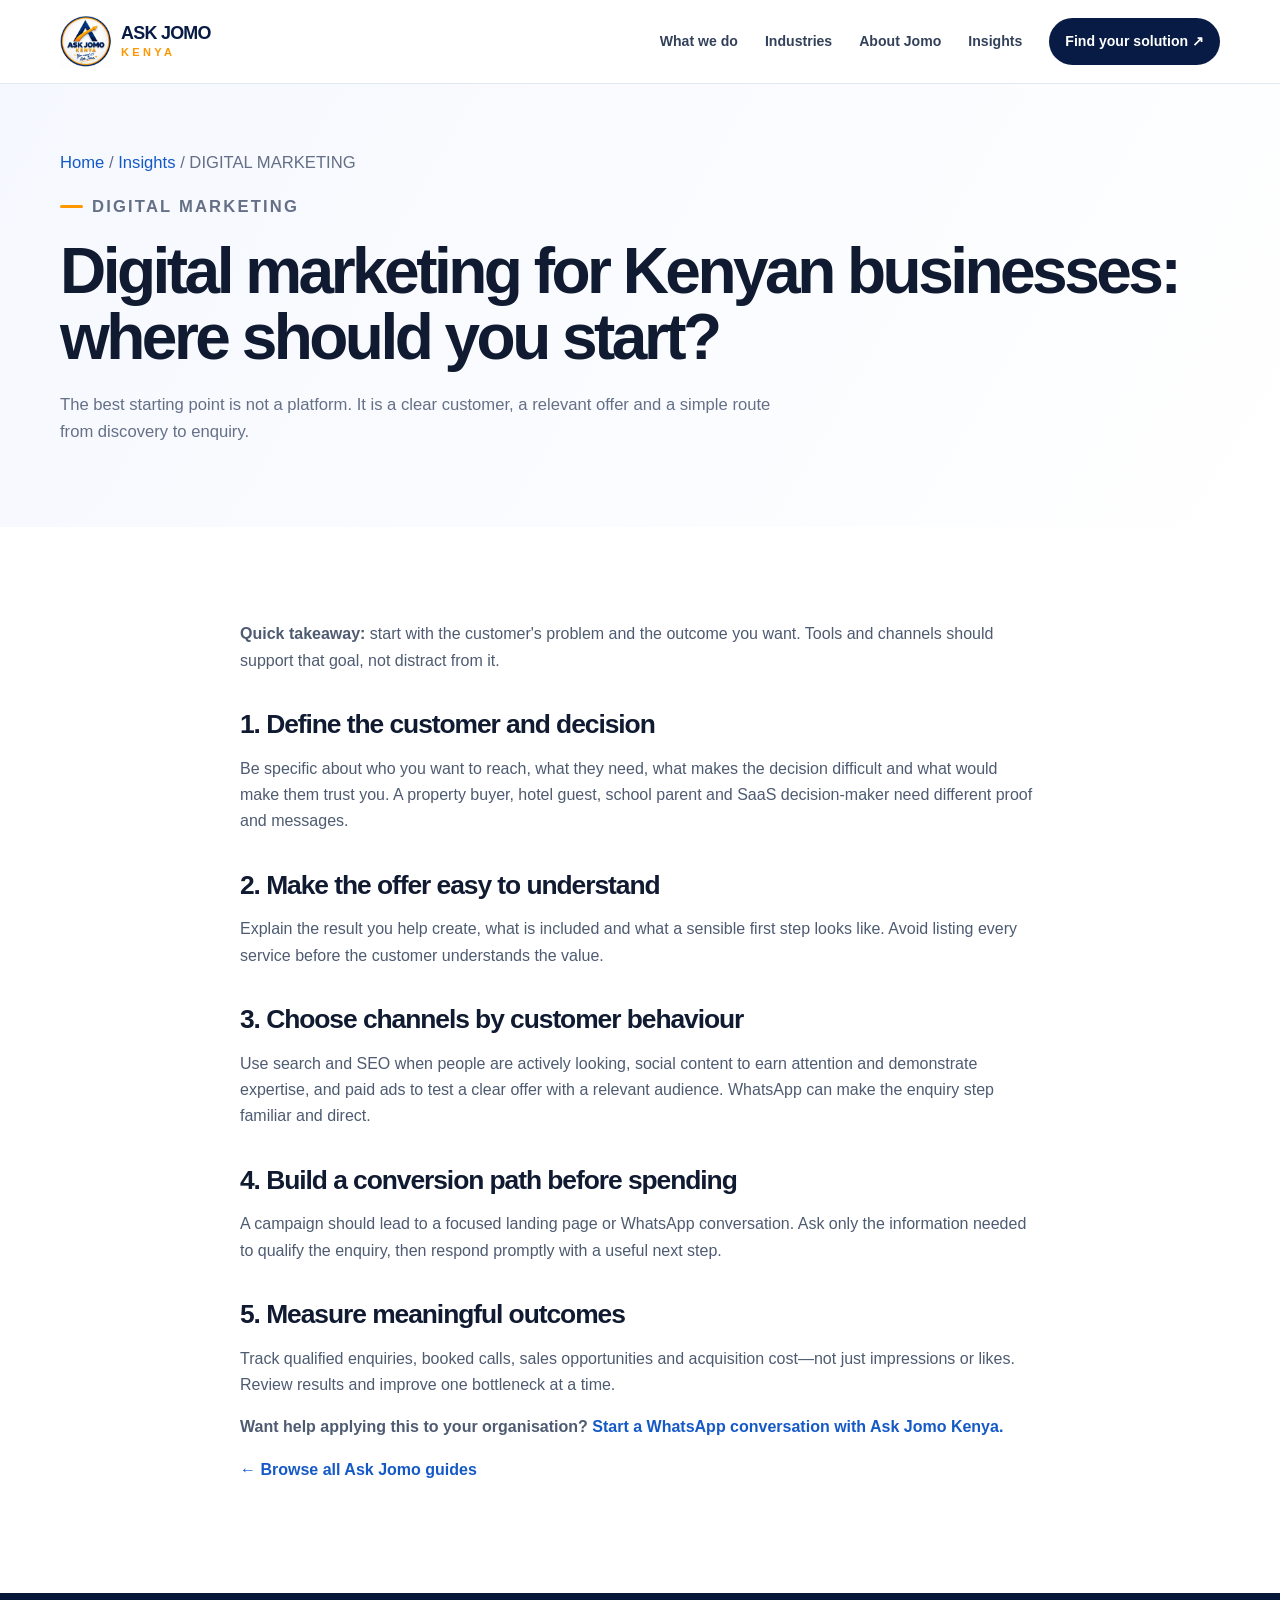
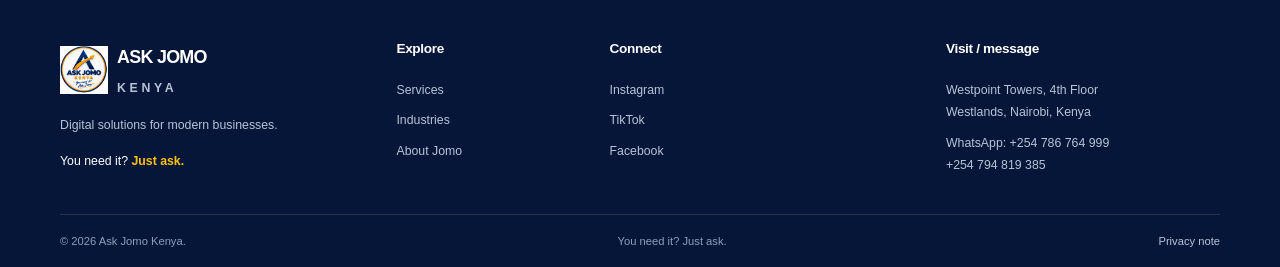
<file: blog/digital-marketing-kenya/index.html>
<!doctype html><html lang="en-KE"><head><meta charset="utf-8"><meta name="viewport" content="width=device-width,initial-scale=1"><meta name="theme-color" content="#071b45"><title>Digital Marketing for Kenyan Businesses: Where Should You Start? | Ask Jomo Kenya</title><meta name="description" content="A practical starting framework for digital marketing in Kenya: audience, offer, channels, proof, conversion and follow-up."><meta name="robots" content="index,follow"><link rel="canonical" href="https://askjomo.com/blog/digital-marketing-kenya/"><link rel="icon" href="../../assets/favicon.png"><link rel="stylesheet" href="../../styles.css"><meta property="og:type" content="article"><meta property="og:title" content="Digital Marketing for Kenyan Businesses: Where Should You Start?"><meta property="og:description" content="A practical starting framework for digital marketing in Kenya: audience, offer, channels, proof, conversion and follow-up."><meta property="og:url" content="https://askjomo.com/blog/digital-marketing-kenya/"><meta property="og:image" content="https://askjomo.com/assets/brand-banner.png"><script type="application/ld+json">{"@context":"https://schema.org","@type":"Article","headline":"Digital marketing for Kenyan businesses: where should you start?","description":"A practical starting framework for digital marketing in Kenya: audience, offer, channels, proof, conversion and follow-up.","mainEntityOfPage":"https://askjomo.com/blog/digital-marketing-kenya/","author":{"@type":"Person","name":"Joseph Gathiaka","url":"https://www.linkedin.com/in/joseph-gathiaka"},"publisher":{"@type":"Organization","name":"Ask Jomo Kenya","url":"https://askjomo.com/"}}</script></head><body><header class="header"><div class="wrap nav"><a class="brand" href="../../"><img src="../../assets/logo.png" alt="Ask Jomo Kenya logo"><span><b>ASK JOMO</b><small>KENYA</small></span></a><button class="menu" aria-expanded="false" aria-controls="navlinks">☰</button><nav id="navlinks"><a href="../../#solutions">What we do</a><a href="../../#industries">Industries</a><a href="../../#about">About Jomo</a><a href="../">Insights</a><a class="navcta" href="https://wa.me/254786764999">Find your solution ↗</a></nav></div></header><main><section class="subhero"><div class="wrap"><p class="breadcrumb"><a href="../../">Home</a> / <a href="../">Insights</a> / DIGITAL MARKETING</p><p class="eyebrow">DIGITAL MARKETING</p><h1>Digital marketing for Kenyan businesses: where should you start?</h1><p>The best starting point is not a platform. It is a clear customer, a relevant offer and a simple route from discovery to enquiry.</p></div></section><section class="section"><div class="wrap article-body"><p><strong>Quick takeaway:</strong> start with the customer's problem and the outcome you want. Tools and channels should support that goal, not distract from it.</p><h2>1. Define the customer and decision</h2><p>Be specific about who you want to reach, what they need, what makes the decision difficult and what would make them trust you. A property buyer, hotel guest, school parent and SaaS decision-maker need different proof and messages.</p><h2>2. Make the offer easy to understand</h2><p>Explain the result you help create, what is included and what a sensible first step looks like. Avoid listing every service before the customer understands the value.</p><h2>3. Choose channels by customer behaviour</h2><p>Use search and SEO when people are actively looking, social content to earn attention and demonstrate expertise, and paid ads to test a clear offer with a relevant audience. WhatsApp can make the enquiry step familiar and direct.</p><h2>4. Build a conversion path before spending</h2><p>A campaign should lead to a focused landing page or WhatsApp conversation. Ask only the information needed to qualify the enquiry, then respond promptly with a useful next step.</p><h2>5. Measure meaningful outcomes</h2><p>Track qualified enquiries, booked calls, sales opportunities and acquisition cost—not just impressions or likes. Review results and improve one bottleneck at a time.</p><p><strong>Want help applying this to your organisation?</strong> <a href="https://wa.me/254786764999?text=Hello%20Ask%20Jomo%20team.%20I%20read%20your%20guide%20and%20would%20like%20help%20applying%20it%20to%20my%20business.">Start a WhatsApp conversation with Ask Jomo Kenya.</a></p><p><a href="../">← Browse all Ask Jomo guides</a></p></div></section></main><footer><div class="wrap foot-grid"><div><a class="brand footer-brand" href="../../"><img src="../../assets/logo.png" alt=""><span><b>ASK JOMO</b><small>KENYA</small></span></a><p>Digital solutions for modern businesses.</p><p class="tagline">You need it? <b>Just ask.</b></p></div><div><h3>Explore</h3><a href="../../#solutions">Services</a><a href="../../#industries">Industries</a><a href="../../#about">About Jomo</a></div><div><h3>Connect</h3><a href="https://www.instagram.com/ask_jomo_kenka/">Instagram</a><a href="https://www.tiktok.com/@askjomo">TikTok</a><a href="https://www.facebook.com/askjomokenya">Facebook</a></div><div><h3>Visit / message</h3><p>Westpoint Towers, 4th Floor<br>Westlands, Nairobi, Kenya</p><p><a href="https://wa.me/254786764999">WhatsApp: +254 786 764 999</a><br><a href="tel:+254794819385">+254 794 819 385</a></p></div></div><div class="wrap foot-bottom"><span>© <span id="year">2026</span> Ask Jomo Kenya.</span><span>You need it? Just ask.</span><a href="../../privacy/">Privacy note</a></div></footer><script src="../../script.js" defer></script></body></html>
</file>
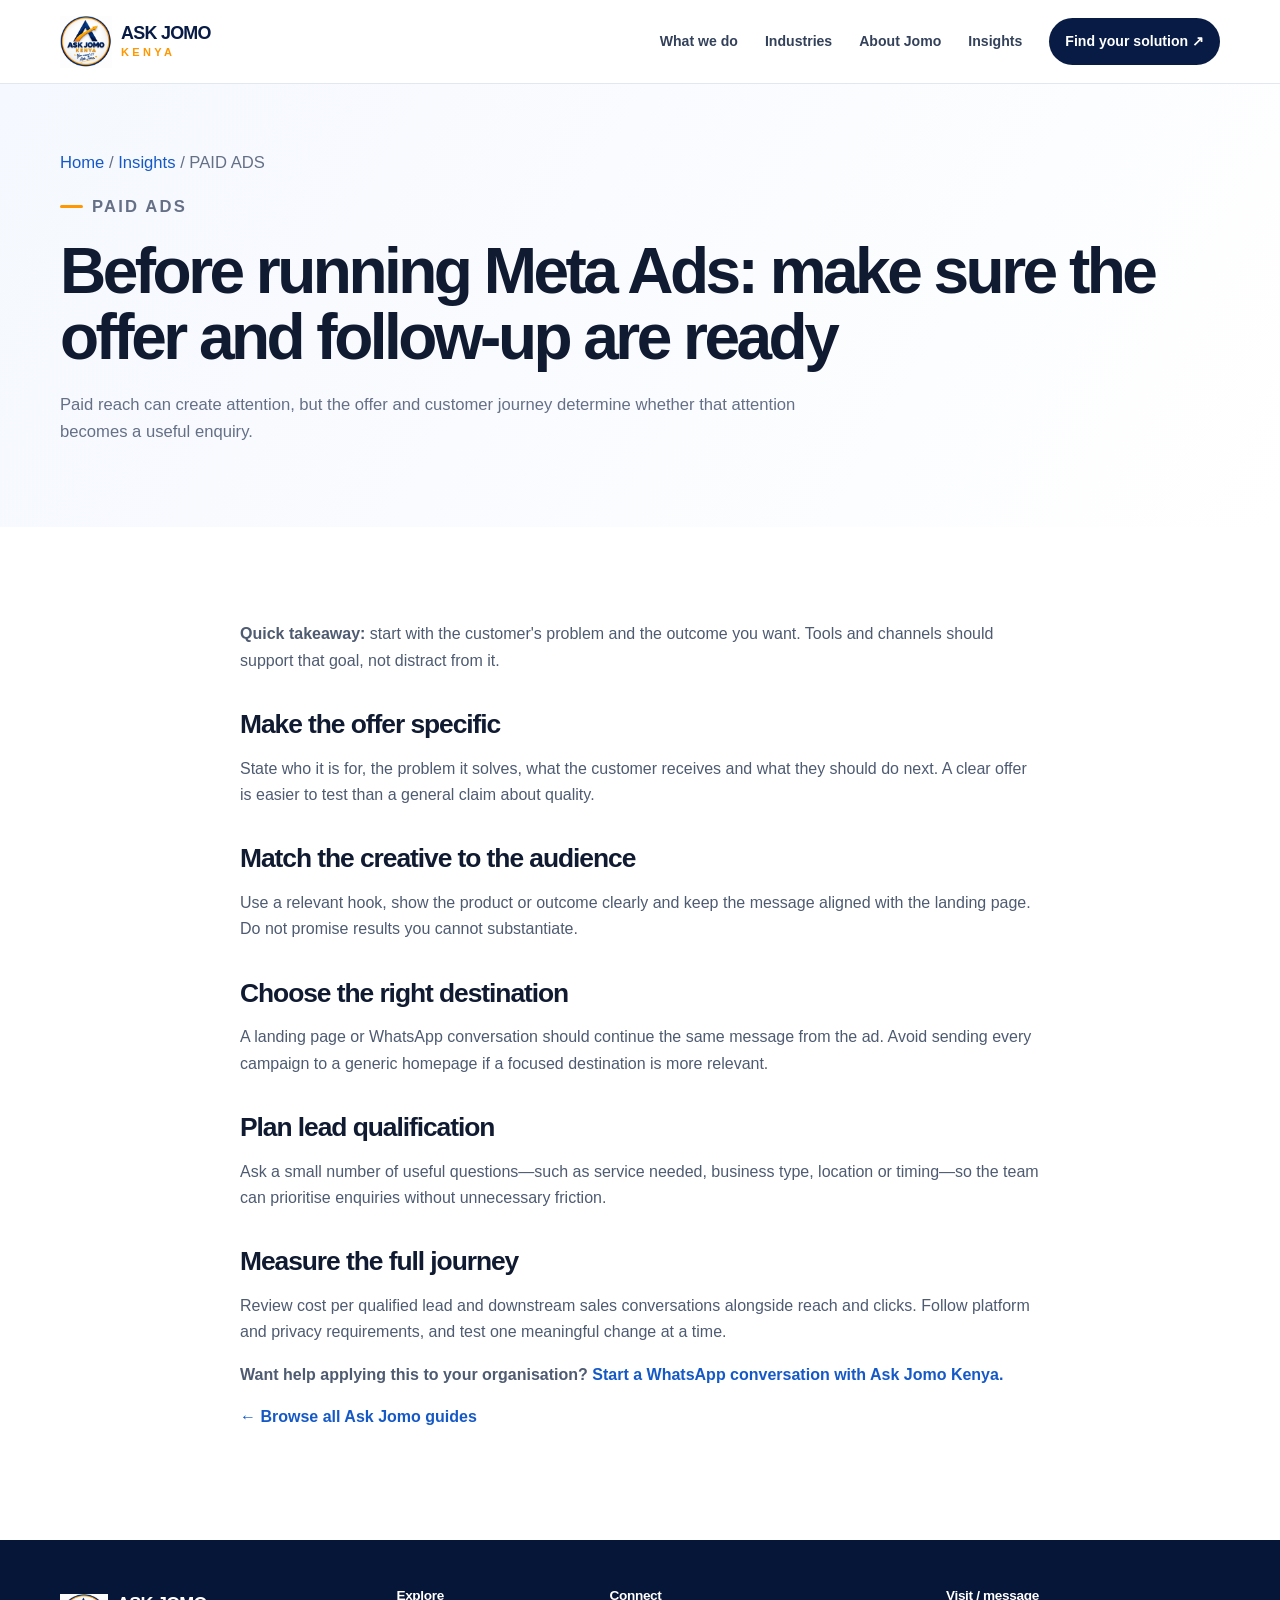
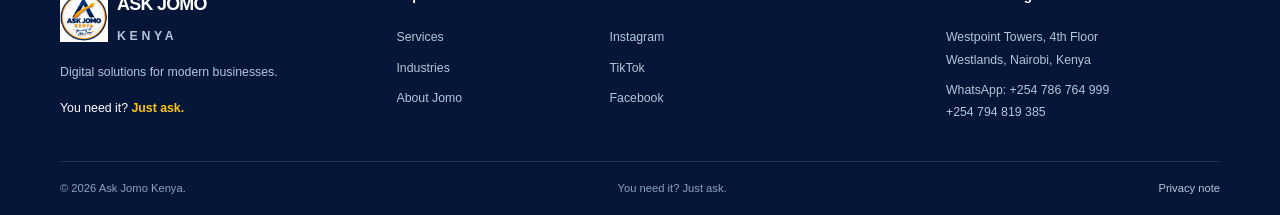
<file: blog/meta-ads-readiness/index.html>
<!doctype html><html lang="en-KE"><head><meta charset="utf-8"><meta name="viewport" content="width=device-width,initial-scale=1"><meta name="theme-color" content="#071b45"><title>Before Running Meta Ads: Get Your Offer and Follow-Up Ready | Ask Jomo Kenya</title><meta name="description" content="A practical pre-launch checklist for Meta Ads covering offer clarity, audience, creative, landing experience, WhatsApp response and measurement."><meta name="robots" content="index,follow"><link rel="canonical" href="https://askjomo.com/blog/meta-ads-readiness/"><link rel="icon" href="../../assets/favicon.png"><link rel="stylesheet" href="../../styles.css"><meta property="og:type" content="article"><meta property="og:title" content="Before Running Meta Ads: Get Your Offer and Follow-Up Ready"><meta property="og:description" content="A practical pre-launch checklist for Meta Ads covering offer clarity, audience, creative, landing experience, WhatsApp response and measurement."><meta property="og:url" content="https://askjomo.com/blog/meta-ads-readiness/"><meta property="og:image" content="https://askjomo.com/assets/brand-banner.png"><script type="application/ld+json">{"@context":"https://schema.org","@type":"Article","headline":"Before running Meta Ads: make sure the offer and follow-up are ready","description":"A practical pre-launch checklist for Meta Ads covering offer clarity, audience, creative, landing experience, WhatsApp response and measurement.","mainEntityOfPage":"https://askjomo.com/blog/meta-ads-readiness/","author":{"@type":"Person","name":"Joseph Gathiaka","url":"https://www.linkedin.com/in/joseph-gathiaka"},"publisher":{"@type":"Organization","name":"Ask Jomo Kenya","url":"https://askjomo.com/"}}</script></head><body><header class="header"><div class="wrap nav"><a class="brand" href="../../"><img src="../../assets/logo.png" alt="Ask Jomo Kenya logo"><span><b>ASK JOMO</b><small>KENYA</small></span></a><button class="menu" aria-expanded="false" aria-controls="navlinks">☰</button><nav id="navlinks"><a href="../../#solutions">What we do</a><a href="../../#industries">Industries</a><a href="../../#about">About Jomo</a><a href="../">Insights</a><a class="navcta" href="https://wa.me/254786764999">Find your solution ↗</a></nav></div></header><main><section class="subhero"><div class="wrap"><p class="breadcrumb"><a href="../../">Home</a> / <a href="../">Insights</a> / PAID ADS</p><p class="eyebrow">PAID ADS</p><h1>Before running Meta Ads: make sure the offer and follow-up are ready</h1><p>Paid reach can create attention, but the offer and customer journey determine whether that attention becomes a useful enquiry.</p></div></section><section class="section"><div class="wrap article-body"><p><strong>Quick takeaway:</strong> start with the customer's problem and the outcome you want. Tools and channels should support that goal, not distract from it.</p><h2>Make the offer specific</h2><p>State who it is for, the problem it solves, what the customer receives and what they should do next. A clear offer is easier to test than a general claim about quality.</p><h2>Match the creative to the audience</h2><p>Use a relevant hook, show the product or outcome clearly and keep the message aligned with the landing page. Do not promise results you cannot substantiate.</p><h2>Choose the right destination</h2><p>A landing page or WhatsApp conversation should continue the same message from the ad. Avoid sending every campaign to a generic homepage if a focused destination is more relevant.</p><h2>Plan lead qualification</h2><p>Ask a small number of useful questions—such as service needed, business type, location or timing—so the team can prioritise enquiries without unnecessary friction.</p><h2>Measure the full journey</h2><p>Review cost per qualified lead and downstream sales conversations alongside reach and clicks. Follow platform and privacy requirements, and test one meaningful change at a time.</p><p><strong>Want help applying this to your organisation?</strong> <a href="https://wa.me/254786764999?text=Hello%20Ask%20Jomo%20team.%20I%20read%20your%20guide%20and%20would%20like%20help%20applying%20it%20to%20my%20business.">Start a WhatsApp conversation with Ask Jomo Kenya.</a></p><p><a href="../">← Browse all Ask Jomo guides</a></p></div></section></main><footer><div class="wrap foot-grid"><div><a class="brand footer-brand" href="../../"><img src="../../assets/logo.png" alt=""><span><b>ASK JOMO</b><small>KENYA</small></span></a><p>Digital solutions for modern businesses.</p><p class="tagline">You need it? <b>Just ask.</b></p></div><div><h3>Explore</h3><a href="../../#solutions">Services</a><a href="../../#industries">Industries</a><a href="../../#about">About Jomo</a></div><div><h3>Connect</h3><a href="https://www.instagram.com/ask_jomo_kenka/">Instagram</a><a href="https://www.tiktok.com/@askjomo">TikTok</a><a href="https://www.facebook.com/askjomokenya">Facebook</a></div><div><h3>Visit / message</h3><p>Westpoint Towers, 4th Floor<br>Westlands, Nairobi, Kenya</p><p><a href="https://wa.me/254786764999">WhatsApp: +254 786 764 999</a><br><a href="tel:+254794819385">+254 794 819 385</a></p></div></div><div class="wrap foot-bottom"><span>© <span id="year">2026</span> Ask Jomo Kenya.</span><span>You need it? Just ask.</span><a href="../../privacy/">Privacy note</a></div></footer><script src="../../script.js" defer></script></body></html>
</file>
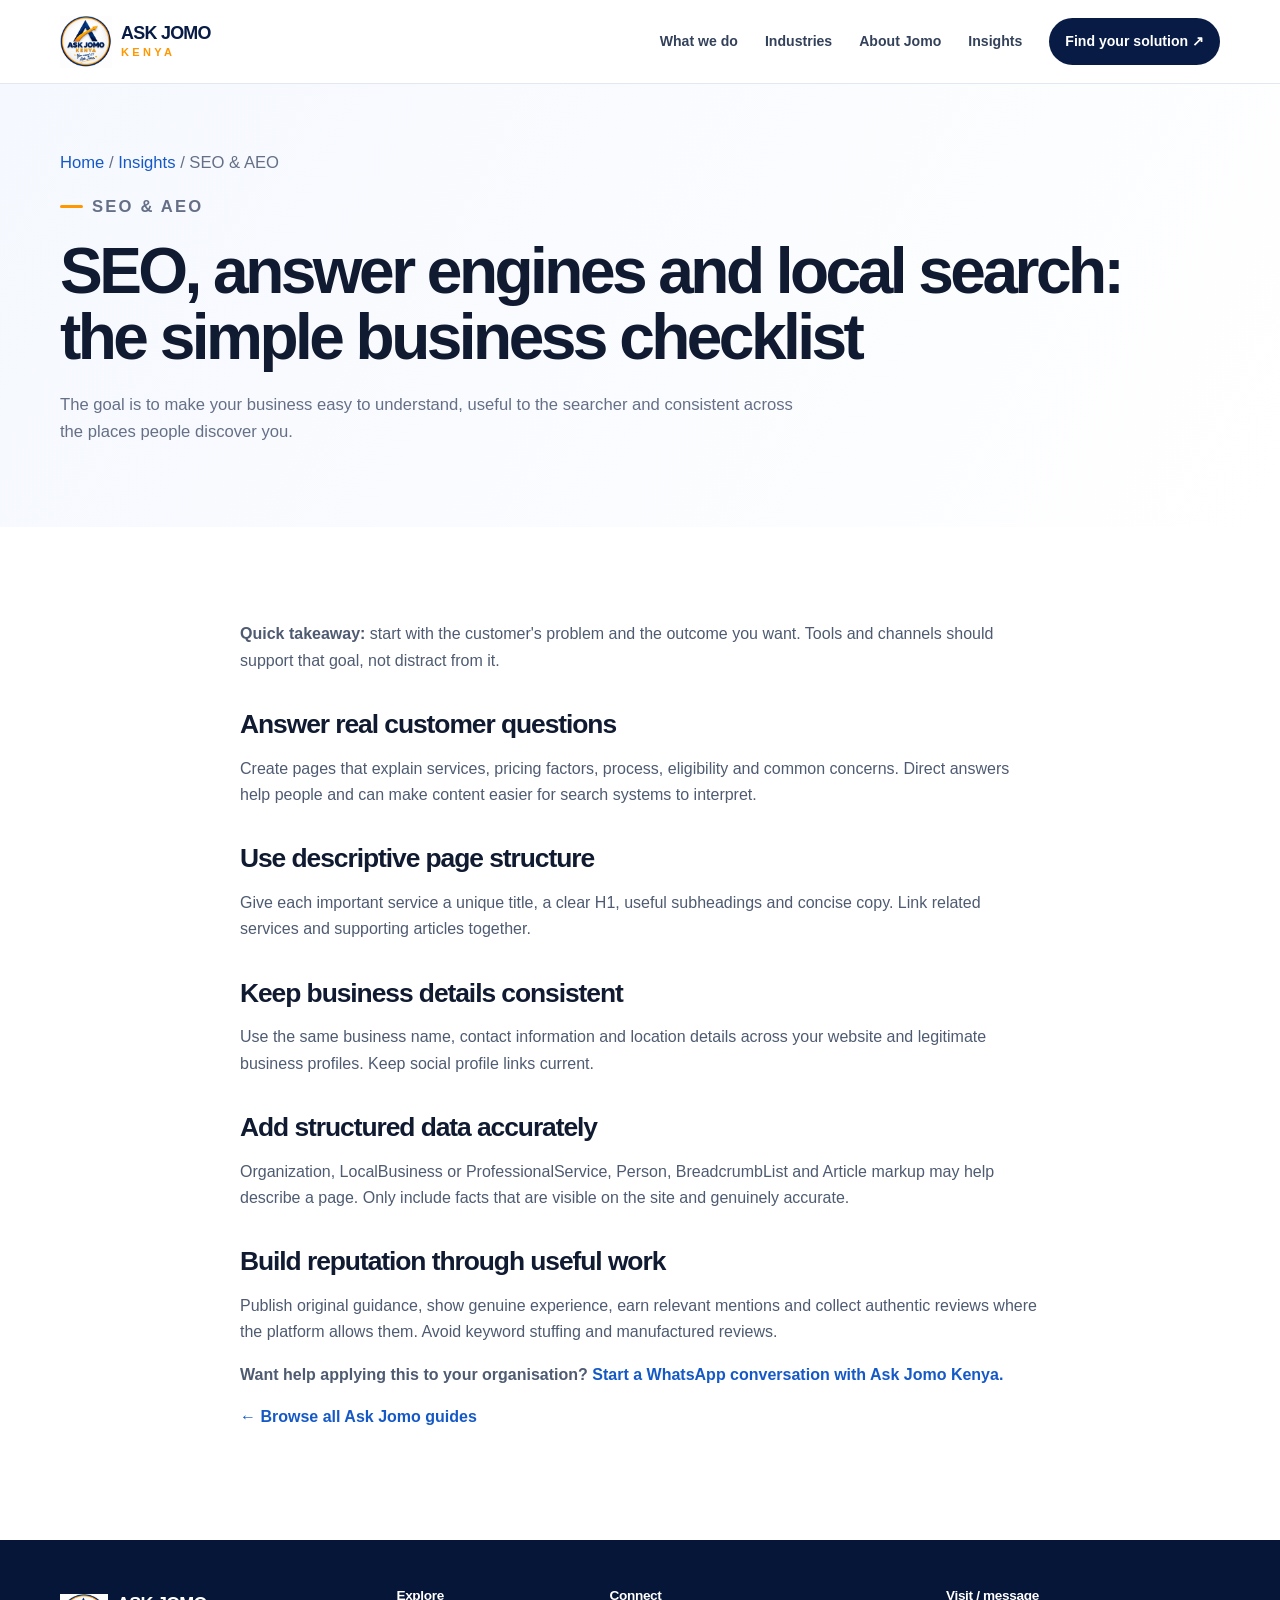
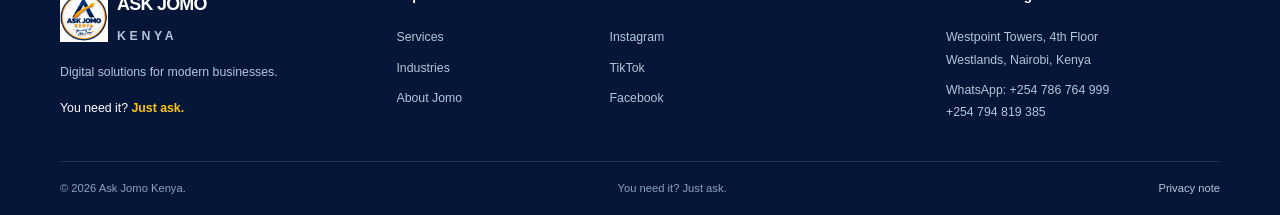
<file: blog/seo-aeo-local-search/index.html>
<!doctype html><html lang="en-KE"><head><meta charset="utf-8"><meta name="viewport" content="width=device-width,initial-scale=1"><meta name="theme-color" content="#071b45"><title>SEO, AEO and Local Search: A Simple Checklist for Businesses | Ask Jomo Kenya</title><meta name="description" content="A straightforward guide to SEO, answer-engine visibility and local search basics for businesses serving Kenya and global markets."><meta name="robots" content="index,follow"><link rel="canonical" href="https://askjomo.com/blog/seo-aeo-local-search/"><link rel="icon" href="../../assets/favicon.png"><link rel="stylesheet" href="../../styles.css"><meta property="og:type" content="article"><meta property="og:title" content="SEO, AEO and Local Search: A Simple Checklist for Businesses"><meta property="og:description" content="A straightforward guide to SEO, answer-engine visibility and local search basics for businesses serving Kenya and global markets."><meta property="og:url" content="https://askjomo.com/blog/seo-aeo-local-search/"><meta property="og:image" content="https://askjomo.com/assets/brand-banner.png"><script type="application/ld+json">{"@context":"https://schema.org","@type":"Article","headline":"SEO, answer engines and local search: the simple business checklist","description":"A straightforward guide to SEO, answer-engine visibility and local search basics for businesses serving Kenya and global markets.","mainEntityOfPage":"https://askjomo.com/blog/seo-aeo-local-search/","author":{"@type":"Person","name":"Joseph Gathiaka","url":"https://www.linkedin.com/in/joseph-gathiaka"},"publisher":{"@type":"Organization","name":"Ask Jomo Kenya","url":"https://askjomo.com/"}}</script></head><body><header class="header"><div class="wrap nav"><a class="brand" href="../../"><img src="../../assets/logo.png" alt="Ask Jomo Kenya logo"><span><b>ASK JOMO</b><small>KENYA</small></span></a><button class="menu" aria-expanded="false" aria-controls="navlinks">☰</button><nav id="navlinks"><a href="../../#solutions">What we do</a><a href="../../#industries">Industries</a><a href="../../#about">About Jomo</a><a href="../">Insights</a><a class="navcta" href="https://wa.me/254786764999">Find your solution ↗</a></nav></div></header><main><section class="subhero"><div class="wrap"><p class="breadcrumb"><a href="../../">Home</a> / <a href="../">Insights</a> / SEO & AEO</p><p class="eyebrow">SEO & AEO</p><h1>SEO, answer engines and local search: the simple business checklist</h1><p>The goal is to make your business easy to understand, useful to the searcher and consistent across the places people discover you.</p></div></section><section class="section"><div class="wrap article-body"><p><strong>Quick takeaway:</strong> start with the customer's problem and the outcome you want. Tools and channels should support that goal, not distract from it.</p><h2>Answer real customer questions</h2><p>Create pages that explain services, pricing factors, process, eligibility and common concerns. Direct answers help people and can make content easier for search systems to interpret.</p><h2>Use descriptive page structure</h2><p>Give each important service a unique title, a clear H1, useful subheadings and concise copy. Link related services and supporting articles together.</p><h2>Keep business details consistent</h2><p>Use the same business name, contact information and location details across your website and legitimate business profiles. Keep social profile links current.</p><h2>Add structured data accurately</h2><p>Organization, LocalBusiness or ProfessionalService, Person, BreadcrumbList and Article markup may help describe a page. Only include facts that are visible on the site and genuinely accurate.</p><h2>Build reputation through useful work</h2><p>Publish original guidance, show genuine experience, earn relevant mentions and collect authentic reviews where the platform allows them. Avoid keyword stuffing and manufactured reviews.</p><p><strong>Want help applying this to your organisation?</strong> <a href="https://wa.me/254786764999?text=Hello%20Ask%20Jomo%20team.%20I%20read%20your%20guide%20and%20would%20like%20help%20applying%20it%20to%20my%20business.">Start a WhatsApp conversation with Ask Jomo Kenya.</a></p><p><a href="../">← Browse all Ask Jomo guides</a></p></div></section></main><footer><div class="wrap foot-grid"><div><a class="brand footer-brand" href="../../"><img src="../../assets/logo.png" alt=""><span><b>ASK JOMO</b><small>KENYA</small></span></a><p>Digital solutions for modern businesses.</p><p class="tagline">You need it? <b>Just ask.</b></p></div><div><h3>Explore</h3><a href="../../#solutions">Services</a><a href="../../#industries">Industries</a><a href="../../#about">About Jomo</a></div><div><h3>Connect</h3><a href="https://www.instagram.com/ask_jomo_kenka/">Instagram</a><a href="https://www.tiktok.com/@askjomo">TikTok</a><a href="https://www.facebook.com/askjomokenya">Facebook</a></div><div><h3>Visit / message</h3><p>Westpoint Towers, 4th Floor<br>Westlands, Nairobi, Kenya</p><p><a href="https://wa.me/254786764999">WhatsApp: +254 786 764 999</a><br><a href="tel:+254794819385">+254 794 819 385</a></p></div></div><div class="wrap foot-bottom"><span>© <span id="year">2026</span> Ask Jomo Kenya.</span><span>You need it? Just ask.</span><a href="../../privacy/">Privacy note</a></div></footer><script src="../../script.js" defer></script></body></html>
</file>
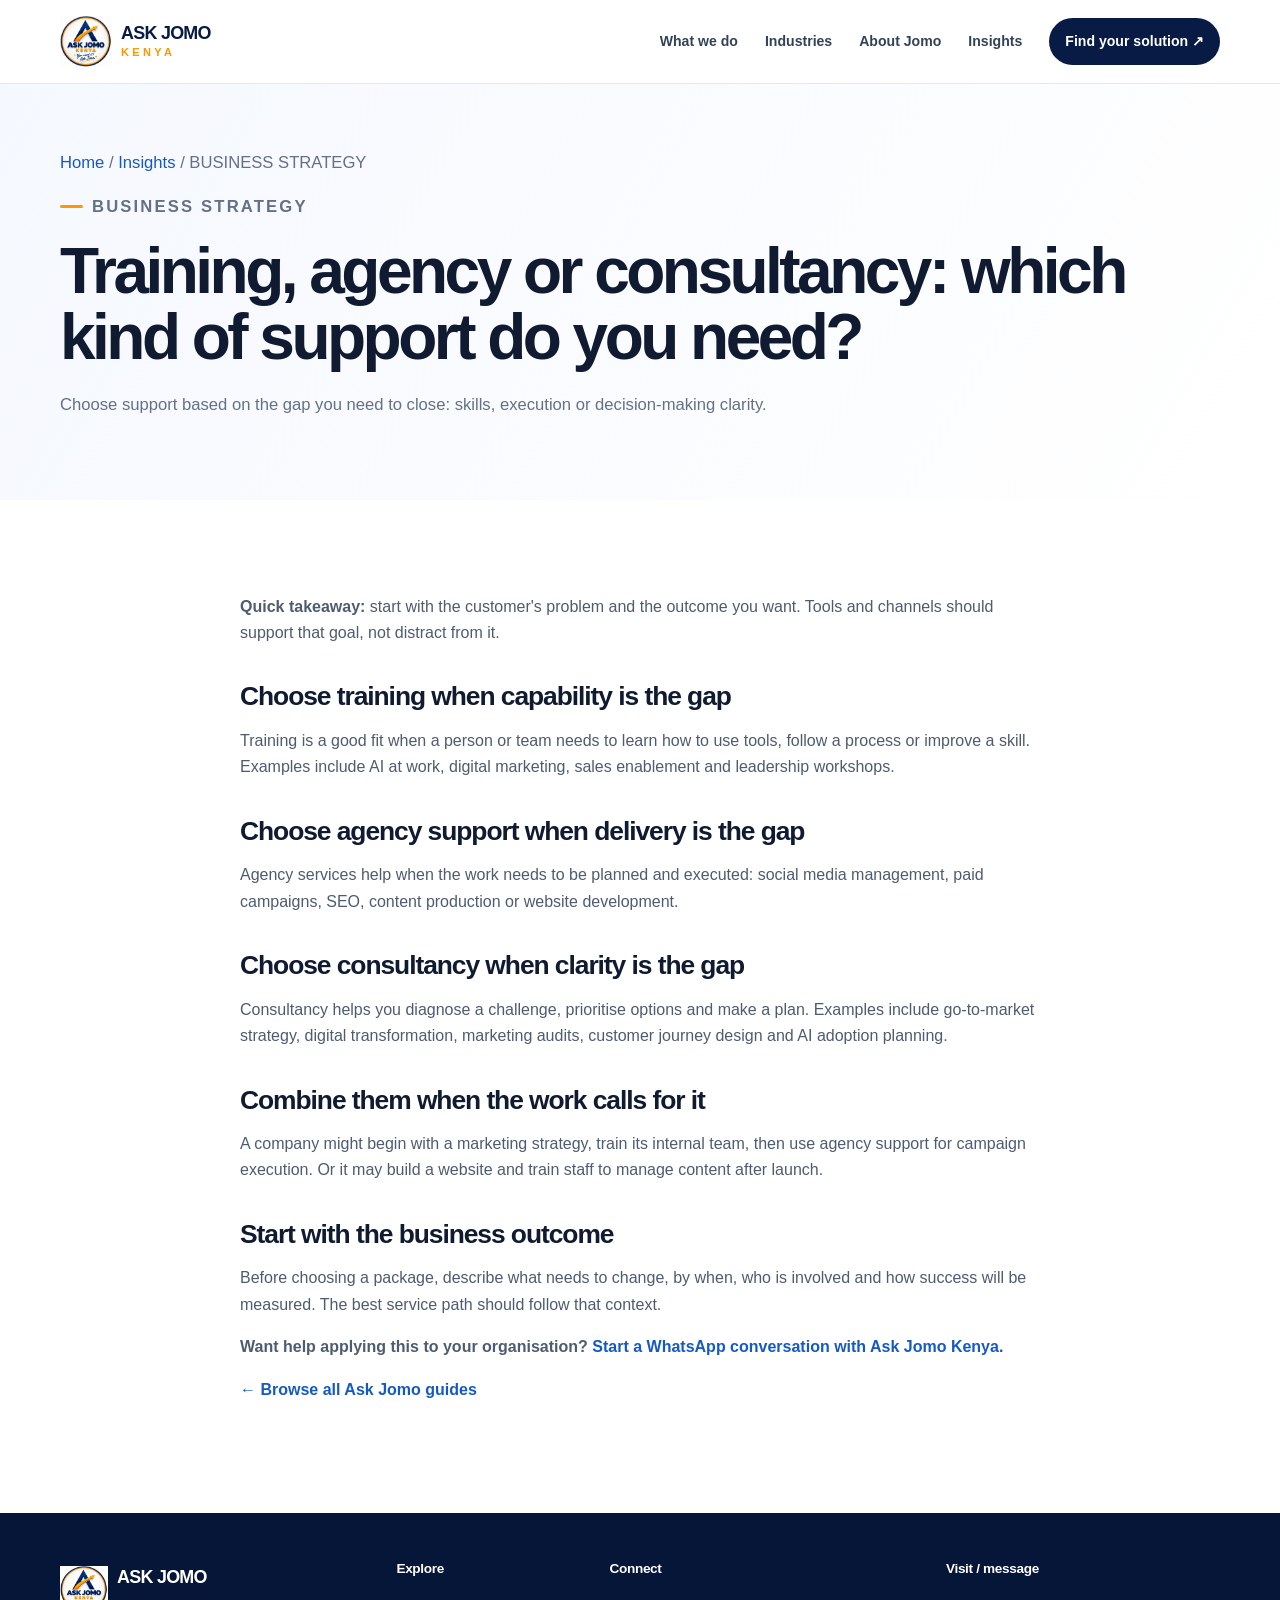
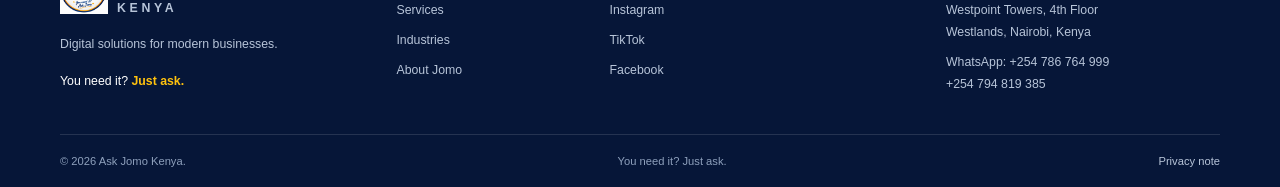
<file: blog/training-agency-consultancy/index.html>
<!doctype html><html lang="en-KE"><head><meta charset="utf-8"><meta name="viewport" content="width=device-width,initial-scale=1"><meta name="theme-color" content="#071b45"><title>Training, Agency or Consultancy: Which Support Does Your Business Need? | Ask Jomo Kenya</title><meta name="description" content="Understand when to choose training, agency execution or consultancy—and how to combine them as your business grows."><meta name="robots" content="index,follow"><link rel="canonical" href="https://askjomo.com/blog/training-agency-consultancy/"><link rel="icon" href="../../assets/favicon.png"><link rel="stylesheet" href="../../styles.css"><meta property="og:type" content="article"><meta property="og:title" content="Training, Agency or Consultancy: Which Support Does Your Business Need?"><meta property="og:description" content="Understand when to choose training, agency execution or consultancy—and how to combine them as your business grows."><meta property="og:url" content="https://askjomo.com/blog/training-agency-consultancy/"><meta property="og:image" content="https://askjomo.com/assets/brand-banner.png"><script type="application/ld+json">{"@context":"https://schema.org","@type":"Article","headline":"Training, agency or consultancy: which kind of support do you need?","description":"Understand when to choose training, agency execution or consultancy\u2014and how to combine them as your business grows.","mainEntityOfPage":"https://askjomo.com/blog/training-agency-consultancy/","author":{"@type":"Person","name":"Joseph Gathiaka","url":"https://www.linkedin.com/in/joseph-gathiaka"},"publisher":{"@type":"Organization","name":"Ask Jomo Kenya","url":"https://askjomo.com/"}}</script></head><body><header class="header"><div class="wrap nav"><a class="brand" href="../../"><img src="../../assets/logo.png" alt="Ask Jomo Kenya logo"><span><b>ASK JOMO</b><small>KENYA</small></span></a><button class="menu" aria-expanded="false" aria-controls="navlinks">☰</button><nav id="navlinks"><a href="../../#solutions">What we do</a><a href="../../#industries">Industries</a><a href="../../#about">About Jomo</a><a href="../">Insights</a><a class="navcta" href="https://wa.me/254786764999">Find your solution ↗</a></nav></div></header><main><section class="subhero"><div class="wrap"><p class="breadcrumb"><a href="../../">Home</a> / <a href="../">Insights</a> / BUSINESS STRATEGY</p><p class="eyebrow">BUSINESS STRATEGY</p><h1>Training, agency or consultancy: which kind of support do you need?</h1><p>Choose support based on the gap you need to close: skills, execution or decision-making clarity.</p></div></section><section class="section"><div class="wrap article-body"><p><strong>Quick takeaway:</strong> start with the customer's problem and the outcome you want. Tools and channels should support that goal, not distract from it.</p><h2>Choose training when capability is the gap</h2><p>Training is a good fit when a person or team needs to learn how to use tools, follow a process or improve a skill. Examples include AI at work, digital marketing, sales enablement and leadership workshops.</p><h2>Choose agency support when delivery is the gap</h2><p>Agency services help when the work needs to be planned and executed: social media management, paid campaigns, SEO, content production or website development.</p><h2>Choose consultancy when clarity is the gap</h2><p>Consultancy helps you diagnose a challenge, prioritise options and make a plan. Examples include go-to-market strategy, digital transformation, marketing audits, customer journey design and AI adoption planning.</p><h2>Combine them when the work calls for it</h2><p>A company might begin with a marketing strategy, train its internal team, then use agency support for campaign execution. Or it may build a website and train staff to manage content after launch.</p><h2>Start with the business outcome</h2><p>Before choosing a package, describe what needs to change, by when, who is involved and how success will be measured. The best service path should follow that context.</p><p><strong>Want help applying this to your organisation?</strong> <a href="https://wa.me/254786764999?text=Hello%20Ask%20Jomo%20team.%20I%20read%20your%20guide%20and%20would%20like%20help%20applying%20it%20to%20my%20business.">Start a WhatsApp conversation with Ask Jomo Kenya.</a></p><p><a href="../">← Browse all Ask Jomo guides</a></p></div></section></main><footer><div class="wrap foot-grid"><div><a class="brand footer-brand" href="../../"><img src="../../assets/logo.png" alt=""><span><b>ASK JOMO</b><small>KENYA</small></span></a><p>Digital solutions for modern businesses.</p><p class="tagline">You need it? <b>Just ask.</b></p></div><div><h3>Explore</h3><a href="../../#solutions">Services</a><a href="../../#industries">Industries</a><a href="../../#about">About Jomo</a></div><div><h3>Connect</h3><a href="https://www.instagram.com/ask_jomo_kenka/">Instagram</a><a href="https://www.tiktok.com/@askjomo">TikTok</a><a href="https://www.facebook.com/askjomokenya">Facebook</a></div><div><h3>Visit / message</h3><p>Westpoint Towers, 4th Floor<br>Westlands, Nairobi, Kenya</p><p><a href="https://wa.me/254786764999">WhatsApp: +254 786 764 999</a><br><a href="tel:+254794819385">+254 794 819 385</a></p></div></div><div class="wrap foot-bottom"><span>© <span id="year">2026</span> Ask Jomo Kenya.</span><span>You need it? Just ask.</span><a href="../../privacy/">Privacy note</a></div></footer><script src="../../script.js" defer></script></body></html>
</file>
<file: styles.css>
:root{--navy:#071b45;--blue:#1559c7;--orange:#ff9700;--gold:#ffc20e;--ink:#101b32;--muted:#657087;--paper:#f6f8fc;--line:#e2e8f1;--shadow:0 18px 48px #071b4512}*{box-sizing:border-box}html{scroll-behavior:smooth;scroll-padding-top:90px}body{margin:0;color:var(--ink);font:16px/1.65 "DM Sans",Arial,sans-serif}h1,h2,h3,b,strong{font-family:Manrope,"DM Sans",Arial,sans-serif}h1,h2,h3,p{margin-top:0}h1{font-size:clamp(2.8rem,5vw,5rem);line-height:1.04;letter-spacing:-.055em;margin-bottom:20px}h2{font-size:clamp(2rem,3.6vw,3.2rem);line-height:1.12;letter-spacing:-.04em;margin-bottom:16px}h3{line-height:1.25;letter-spacing:-.025em}.wrap{width:min(1160px,calc(100% - 40px));margin:auto}.skip{position:absolute;top:-80px;left:12px}.skip:focus{top:12px}.header{height:84px;position:sticky;top:0;z-index:30;background:#fffffff2;backdrop-filter:blur(14px);border-bottom:1px solid #e2e8f1}.nav{height:100%;display:flex;align-items:center;justify-content:space-between}.brand{display:flex;align-items:center;gap:9px;text-decoration:none;color:var(--navy);line-height:1}.brand img{width:52px;height:52px;object-fit:contain}.brand span{display:grid;gap:4px}.brand b{font-size:1.12rem;letter-spacing:-.04em}.brand small{font-size:.69rem;font-weight:800;color:var(--orange);letter-spacing:.3em}.nav nav{display:flex;align-items:center;gap:27px}.nav nav a{color:#33415a;text-decoration:none;font-size:.88rem;font-weight:700}.nav nav a:hover,footer a:hover{color:var(--blue)}.nav nav .navcta{background:var(--navy);color:white;border-radius:999px;padding:12px 16px}.menu{display:none;background:none;border:0;font-size:1.7rem;color:var(--navy)}.hero{padding:64px 0 0;background:radial-gradient(ellipse at 90% 10%,#e8f0ff,transparent 35%),linear-gradient(130deg,#fff,#f5f8fe);overflow:hidden}.hero-grid{display:grid;grid-template-columns:1fr 1fr;gap:44px;align-items:center}.eyebrow{color:#2857a3;letter-spacing:.13em;font-size:.73rem;font-weight:800;margin-bottom:17px}.eyebrow:before{content:"";display:inline-block;width:23px;height:3px;background:var(--orange);border-radius:3px;vertical-align:middle;margin:0 9px 3px 0}.hero h1 em,.final h2 em{font-style:normal;color:var(--orange)}.lede{font-size:1.1rem;line-height:1.75;color:#5b667c;max-width:560px}.tagline{color:var(--navy);font-size:1.1rem;margin:18px 0 24px}.tagline b{color:var(--orange)}.actions{display:flex;gap:12px;align-items:center;flex-wrap:wrap}.btn{display:inline-flex;justify-content:center;align-items:center;gap:14px;padding:14px 20px;border-radius:999px;text-decoration:none;font-weight:800;font-size:.9rem;border:1px solid transparent;cursor:pointer;transition:.2s}.btn:hover{transform:translateY(-2px)}.primary{background:var(--orange);color:var(--navy);box-shadow:0 9px 20px #ff97002e}.primary:hover{background:#ffad22}.quiet{color:var(--navy)}.quiet:hover{background:#eaf1fd}.outline{border-color:#d7dfeb;color:var(--navy)}.trust{font-size:.74rem;color:#6b778d;margin-top:26px}.trust i{display:inline-block;width:4px;height:4px;background:#abb8cc;border-radius:50%;margin:0 8px 2px}.hero-art{position:relative}.hero-art>img{display:block;width:100%;height:auto;border-radius:20px;box-shadow:0 22px 50px #071b4520}.float-note{position:absolute;bottom:18px;left:-18px;background:#fff;padding:14px 18px;border-radius:14px;box-shadow:var(--shadow);display:grid;font-size:.84rem}.float-note span{font-size:.73rem;color:var(--muted)}.proof{display:grid;grid-template-columns:repeat(3,1fr);background:var(--navy);color:#fff;margin-top:55px;border-radius:18px 18px 0 0;padding:21px}.proof>div{display:flex;align-items:center;justify-content:center;gap:13px;border-right:1px solid #ffffff25}.proof>div:last-child{border:0}.proof>div>b{display:grid;place-items:center;width:38px;height:38px;border:1px solid #ffc20e99;border-radius:11px;color:var(--gold);font-size:.78rem}.proof strong,.proof small{display:block}.proof strong{font-size:.9rem}.proof small{font-size:.73rem;color:#c8d2e5}.section{padding:94px 0}.pale{background:var(--paper)}.heading{max-width:700px;margin-bottom:35px}.heading.center{text-align:center;margin-inline:auto}.heading.center .eyebrow:before{display:none}.heading>p:last-child{color:var(--muted)}.cards{display:grid;grid-template-columns:repeat(3,1fr);gap:18px}.card{padding:27px;border:1px solid var(--line);border-radius:22px;background:white;box-shadow:0 8px 24px #071b4508;position:relative;overflow:hidden}.card:before{content:"";position:absolute;top:0;left:0;right:0;height:4px;background:var(--orange)}.card.agency:before{background:var(--blue)}.card.consult:before{background:var(--gold)}.kicker{font-size:.68rem;letter-spacing:.11em;font-weight:800;color:#778399}.card h3{font-size:1.55rem;margin:13px 0 9px}.card p,.card li{font-size:.88rem;color:#5d6980}.card ul{padding-left:18px;margin:18px 0 25px}.card li{padding:4px 0}.card li::marker{color:var(--orange)}.textlink{color:var(--navy);text-decoration:none;font-weight:800;font-size:.9rem}.textlink:hover{color:var(--blue)}.choice-note{margin-top:22px;padding:17px 20px;border-radius:13px;background:var(--paper);text-align:center;color:#59657a;font-size:.9rem}.choice-note b{color:var(--navy)}.choice-note a{margin-left:9px;color:#1559c7;font-weight:800;text-decoration:none}.service-list{border-top:1px solid #dfe6f0}.service-list article{display:grid;grid-template-columns:38px 1fr 42px;gap:20px;align-items:center;padding:25px 0;border-bottom:1px solid #dfe6f0}.service-list article>b{font-size:.78rem;color:var(--orange);align-self:start;padding-top:4px}.service-list h3{font-size:1.1rem;margin:0 0 5px}.service-list p{color:var(--muted);font-size:.84rem;margin:0 0 12px}.tags{display:flex;gap:7px;flex-wrap:wrap}.tags span{font-size:.7rem;padding:5px 9px;border-radius:99px;background:white;border:1px solid var(--line);color:#526078}.arrow{width:40px;height:40px;border:1px solid #d6e0ef;border-radius:50%;display:grid;place-items:center;text-decoration:none;color:var(--navy);font-size:1.2rem}.arrow:hover{background:var(--navy);color:#fff}.industries{display:grid;grid-template-columns:.82fr 1.18fr;gap:70px;align-items:start}.industries>div:first-child>p:not(.eyebrow){color:var(--muted);margin-bottom:24px}.industry-grid{display:grid;grid-template-columns:1fr 1fr;gap:11px}.industry-grid button{display:flex;align-items:center;text-align:left;gap:12px;border:1px solid var(--line);border-radius:15px;background:white;padding:13px;cursor:pointer;transition:.2s;min-width:0}.industry-grid button:hover{border-color:#9cb8e8;box-shadow:var(--shadow);transform:translateY(-2px)}.industry-grid button>b{display:grid;place-items:center;flex:0 0 39px;height:39px;border-radius:11px;background:#edf3ff;color:#174ea6;font-size:1.2rem}.industry-grid button strong,.industry-grid button small{display:block}.industry-grid button strong{font-size:.8rem;color:var(--navy)}.industry-grid button small{font-size:.67rem;line-height:1.4;color:var(--muted)}.industry-grid button i{font-style:normal;margin-left:auto;color:var(--orange)}.dark{background:linear-gradient(140deg,#071b45,#0c2e6b);color:white}.dark .eyebrow{color:#c8d9fa}.dark .heading>p:last-child{color:#bdc9dd}.steps{display:grid;grid-template-columns:1fr 35px 1fr 35px 1fr;gap:14px;align-items:center}.steps article{padding:23px;background:#ffffff0b;border:1px solid #ffffff20;border-radius:17px;min-height:155px}.steps article>b{color:var(--gold);font-size:.8rem}.steps h3{font-size:1.1rem;margin:10px 0 5px}.steps p{font-size:.83rem;color:#c5d0e3;margin:0}.steps>span{text-align:center;color:var(--gold);font-size:1.4rem}.dark-cta{display:flex;align-items:center;justify-content:space-between;gap:20px;margin-top:25px;padding:21px 25px;border-radius:17px;background:#ffffff12}.dark-cta strong,.dark-cta small{display:block}.dark-cta small{font-size:.82rem;color:#c5d0e3}.about{display:grid;grid-template-columns:.92fr 1.08fr;gap:65px;align-items:center}.about-image{position:relative}.about-image>img{display:block;width:100%;aspect-ratio:4/4.1;object-fit:cover;border-radius:24px;box-shadow:var(--shadow)}.caption{position:absolute;bottom:18px;left:18px;right:18px;display:flex;align-items:center;gap:12px;padding:14px 17px;border-radius:15px;background:#ffffffed}.caption>b{font:3rem/.7 Georgia;color:var(--orange)}.caption strong,.caption small{display:block}.caption strong{font-size:.9rem;color:var(--navy)}.caption small{font-size:.73rem;color:var(--muted)}.about p:not(.eyebrow){color:#5f6a7f;font-size:.94rem}.muted{display:block;margin-top:20px;color:#8791a2;line-height:1.5}.lead-grid{display:grid;grid-template-columns:.9fr 1.1fr;gap:65px;align-items:start}.lead-grid>div>p:not(.eyebrow){color:var(--muted)}.checks{list-style:none;padding:0;margin-top:28px}.checks li{margin:12px 0;color:#47546b}.checks li:before{content:"✓";display:inline-grid;place-items:center;margin-right:10px;width:22px;height:22px;border-radius:50%;background:#e3f5ec;color:#14794e;font-size:.75rem;font-weight:900}.lead-grid form{padding:28px;border:1px solid var(--line);border-radius:21px;box-shadow:var(--shadow);display:grid;gap:8px}.lead-grid label{font-size:.8rem;font-weight:800;margin-top:6px;color:#273650}.lead-grid label small{font-weight:500;color:#8a94a5}.lead-grid input,.lead-grid select,.lead-grid textarea{width:100%;padding:12px 13px;border:1px solid #dfe5ee;border-radius:10px;font:inherit;font-size:.88rem;background:white;color:var(--ink);outline:none}.lead-grid input:focus,.lead-grid select:focus,.lead-grid textarea:focus{border-color:#7ca0df;box-shadow:0 0 0 3px #eaf1ff}.lead-grid textarea{resize:vertical}.submit{width:100%;margin-top:10px;border:0}.privacy-small{font-size:.68rem;color:#8a94a5;text-align:center;line-height:1.5;margin:5px 0 0}.faq{display:grid;grid-template-columns:.8fr 1.2fr;gap:65px}.faq details{border-bottom:1px solid #dfe6f0;padding:17px 0}.faq details:first-child{border-top:1px solid #dfe6f0}.faq summary{font-weight:800;cursor:pointer;color:var(--navy);list-style:none;padding-right:30px;position:relative}.faq summary::-webkit-details-marker{display:none}.faq summary:after{content:"+";position:absolute;right:0;color:var(--orange);font-size:1.35rem}.faq details[open] summary:after{content:"−"}.faq details p{font-size:.88rem;color:var(--muted);margin:12px 0 0}.final{background:var(--orange);padding:48px 0}.final-inner{display:flex;align-items:center;justify-content:space-between;gap:25px}.final .eyebrow{color:#6f3a00;margin-bottom:8px}.final h2{margin-bottom:8px;color:var(--navy)}.final h2 em{color:white}.final p:last-child{margin:0;color:#553b1a}.light{background:white;color:var(--navy);white-space:nowrap}footer{background:#061638;color:#dce5f4;padding:48px 0 0}.foot-grid{display:grid;grid-template-columns:1.1fr .65fr 1.1fr 1fr;gap:35px;padding-bottom:38px}.footer-brand{color:white}.footer-brand img{width:48px;height:48px}.footer-brand b{color:white}.foot-grid h3{font-size:.85rem;color:white;margin-bottom:13px}.foot-grid>div:not(:first-child){display:flex;flex-direction:column;align-items:flex-start;gap:8px}.foot-grid a,.foot-grid p,.foot-grid small{font-size:.77rem;color:#b7c4d8;text-decoration:none;line-height:1.8;margin:0}.foot-grid>div:first-child>p{margin-top:14px}.foot-grid .tagline{color:white}.foot-grid .tagline b{color:var(--gold)}.foot-bottom{border-top:1px solid #ffffff20;padding:17px 0;display:flex;justify-content:space-between;gap:18px;font-size:.7rem;color:#8ea0bc}.foot-bottom a{color:#b7c4d8;text-decoration:none}.float-wa{position:fixed;z-index:25;right:20px;bottom:20px;display:flex;align-items:center;gap:9px;background:#0a9c61;color:white;text-decoration:none;border-radius:99px;padding:12px 16px;box-shadow:0 12px 28px #0003}.float-wa span{font-size:1.3rem}.float-wa b{font-size:.8rem}.subhero{padding:65px 0;background:linear-gradient(120deg,#f5f8fe,#fff)}.subhero p{max-width:740px;color:var(--muted);font-size:1.04rem}.article-grid{display:grid;grid-template-columns:repeat(2,1fr);gap:17px}.article-card{padding:25px;border:1px solid var(--line);border-radius:18px;background:white}.article-card .tag{font-size:.7rem;font-weight:800;letter-spacing:.1em;color:#9a5b00}.article-card h2{font-size:1.3rem;margin:12px 0}.article-card p{font-size:.89rem;color:var(--muted)}.article-card a,.article-body a{color:#1559c7;font-weight:800;text-decoration:none}.article-body{max-width:800px}.article-body h2{font-size:1.65rem;margin-top:36px}.article-body p,.article-body li{color:#4e5b71}.breadcrumb{font-size:.78rem;color:#718097}.breadcrumb a{color:#1559c7;text-decoration:none}.privacy-copy{max-width:800px}.privacy-copy h2{font-size:1.5rem;margin-top:30px}@media(max-width:950px){.hero-grid{grid-template-columns:1fr}.hero-art{max-width:800px}.industries,.about,.lead-grid,.faq{grid-template-columns:1fr;gap:38px}.service-list article{grid-template-columns:32px 1fr 40px}.foot-grid{grid-template-columns:1fr 1fr}.about-image{max-width:650px}}@media(max-width:700px){.wrap{width:calc(100% - 30px)}.header{height:70px}.brand img{width:43px;height:43px}.brand b{font-size:1rem}.brand small{font-size:.6rem}.menu{display:block}.nav nav{display:none;position:absolute;top:69px;left:0;right:0;padding:17px 20px 22px;background:white;border-bottom:1px solid var(--line);box-shadow:0 15px 25px #071b4512;align-items:stretch;gap:5px;flex-direction:column}.nav nav.open{display:flex}.nav nav a{padding:11px}.nav nav .navcta{text-align:center;margin-top:6px}.hero{padding-top:42px}.hero h1{font-size:clamp(2.55rem,12vw,3.8rem)}.lede{font-size:1rem}.actions{align-items:stretch;flex-direction:column}.actions .btn{width:100%}.hero-art>img{border-radius:14px}.float-note{position:relative;bottom:auto;left:auto;margin:-15px 10px 0;z-index:2;width:max-content;max-width:calc(100% - 20px)}.trust{font-size:.68rem}.proof{margin-top:33px;padding:15px 8px}.proof>div{justify-content:flex-start;gap:7px;padding:0 7px}.proof>div>b{width:29px;height:29px;flex:0 0 29px;font-size:.63rem}.proof strong{font-size:.75rem}.proof small{font-size:.61rem}.section{padding:68px 0}.heading{margin-bottom:27px}.cards{grid-template-columns:1fr}.card{padding:23px}.choice-note{line-height:1.9}.choice-note a{display:block;margin:4px 0 0}.service-list article{grid-template-columns:27px 1fr 34px;gap:11px;padding:21px 0}.service-list h3{font-size:.97rem}.service-list p{font-size:.8rem}.tags{gap:5px}.tags span{font-size:.64rem;padding:4px 7px}.arrow{width:33px;height:33px}.industry-grid{grid-template-columns:1fr}.steps{grid-template-columns:1fr;gap:9px}.steps article{min-height:0;padding:19px}.steps>span{transform:rotate(90deg);line-height:1}.dark-cta,.final-inner{align-items:stretch;flex-direction:column}.dark-cta .btn,.final-inner .btn{width:100%}.about-image>img{aspect-ratio:4/4.5}.actions .textlink{justify-content:center}.lead-grid form{padding:21px 17px}.faq{gap:20px}.foot-grid{grid-template-columns:1fr 1fr;gap:25px 18px}.foot-bottom{align-items:flex-start;flex-direction:column;gap:7px}.float-wa{right:12px;bottom:12px;padding:12px 14px}.float-wa b{display:none}.article-grid{grid-template-columns:1fr}.subhero{padding:45px 0}.subhero h1{font-size:2.7rem}}@media(prefers-reduced-motion:reduce){html{scroll-behavior:auto}*,*:before,*:after{transition:none!important}}
</file>
